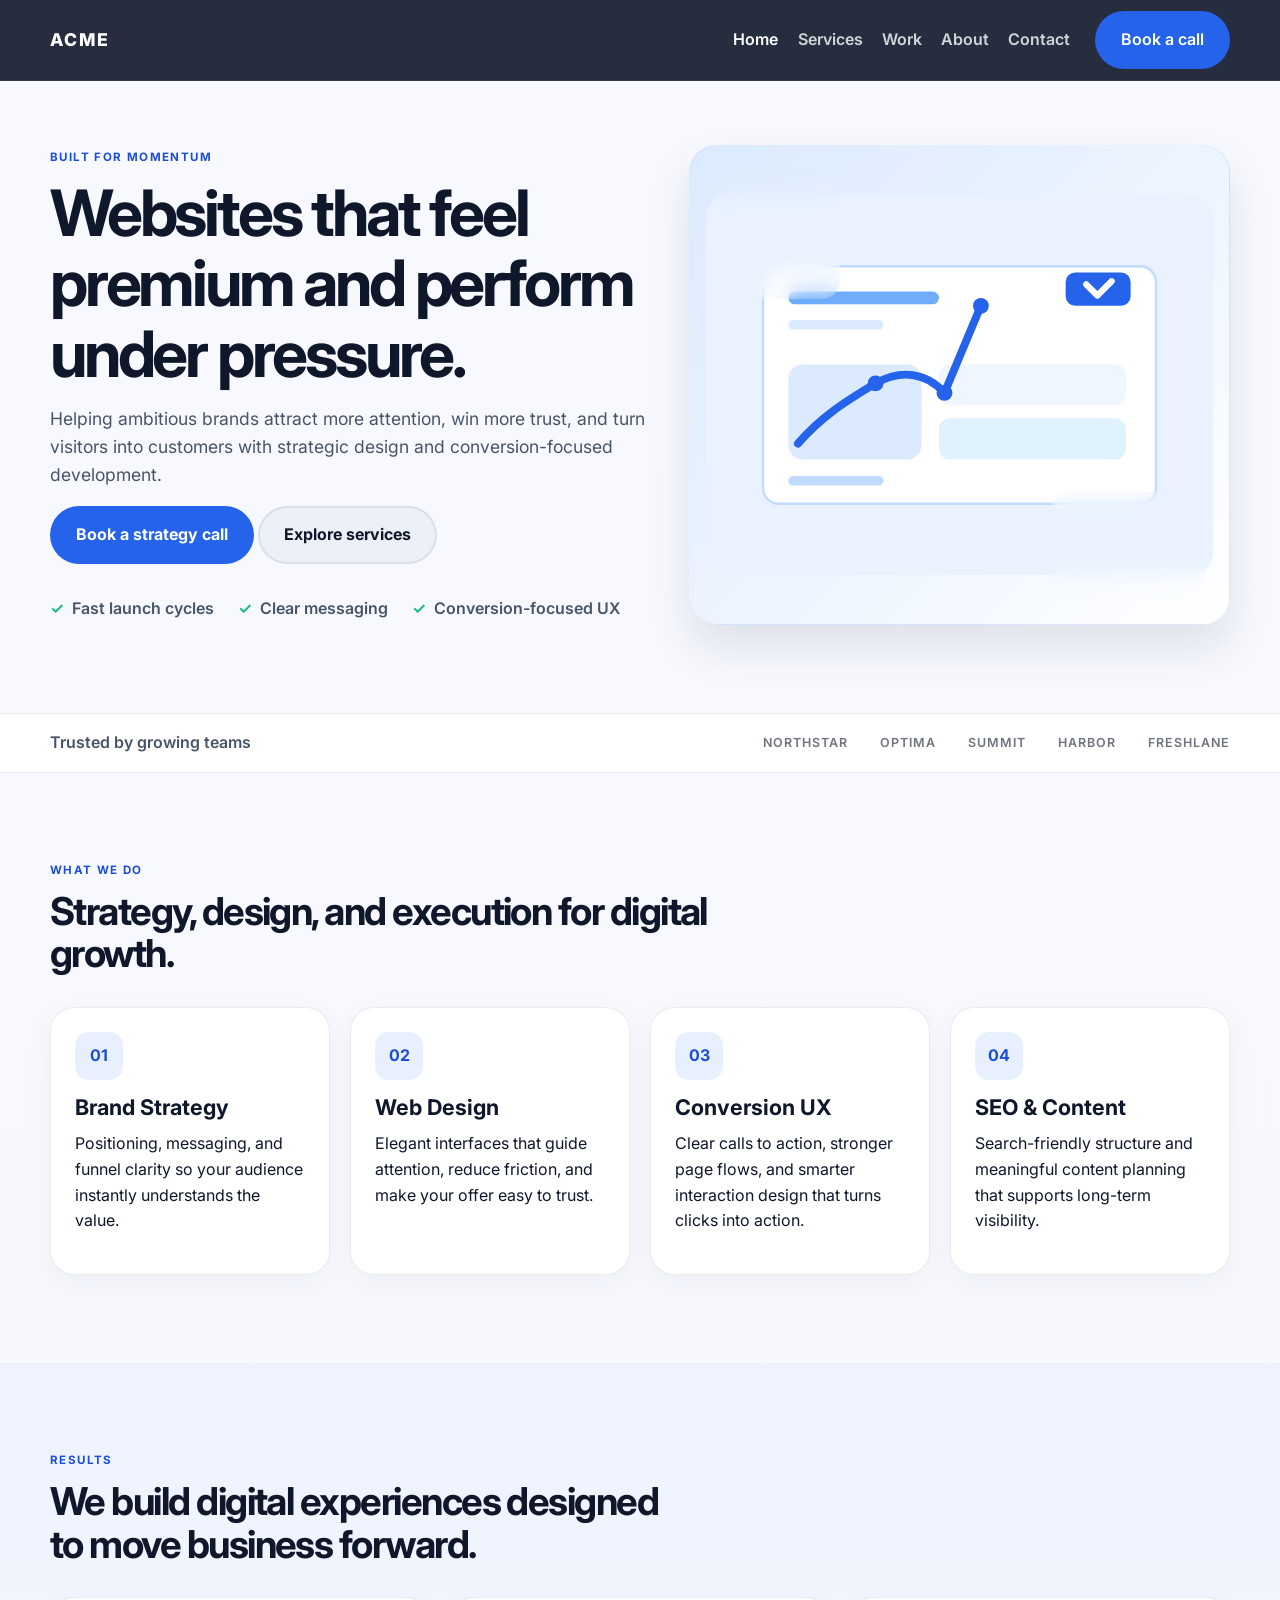
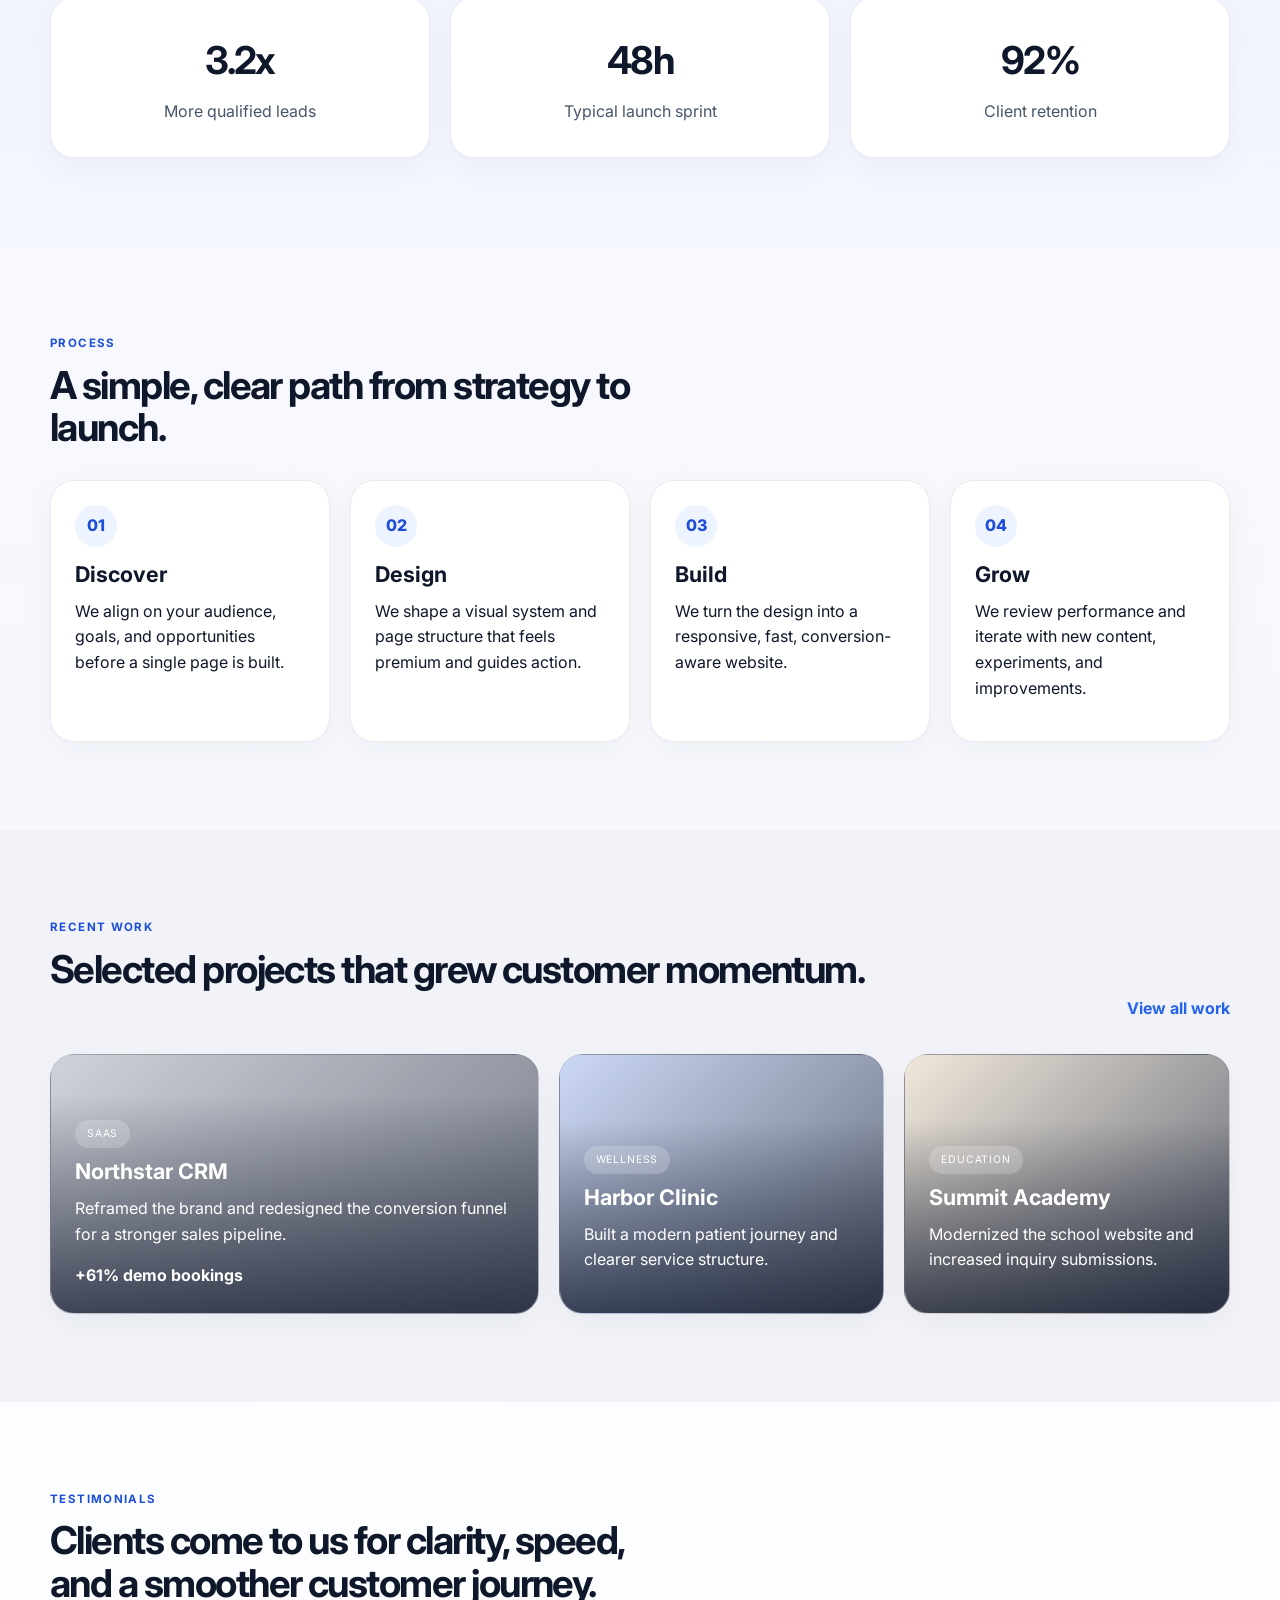
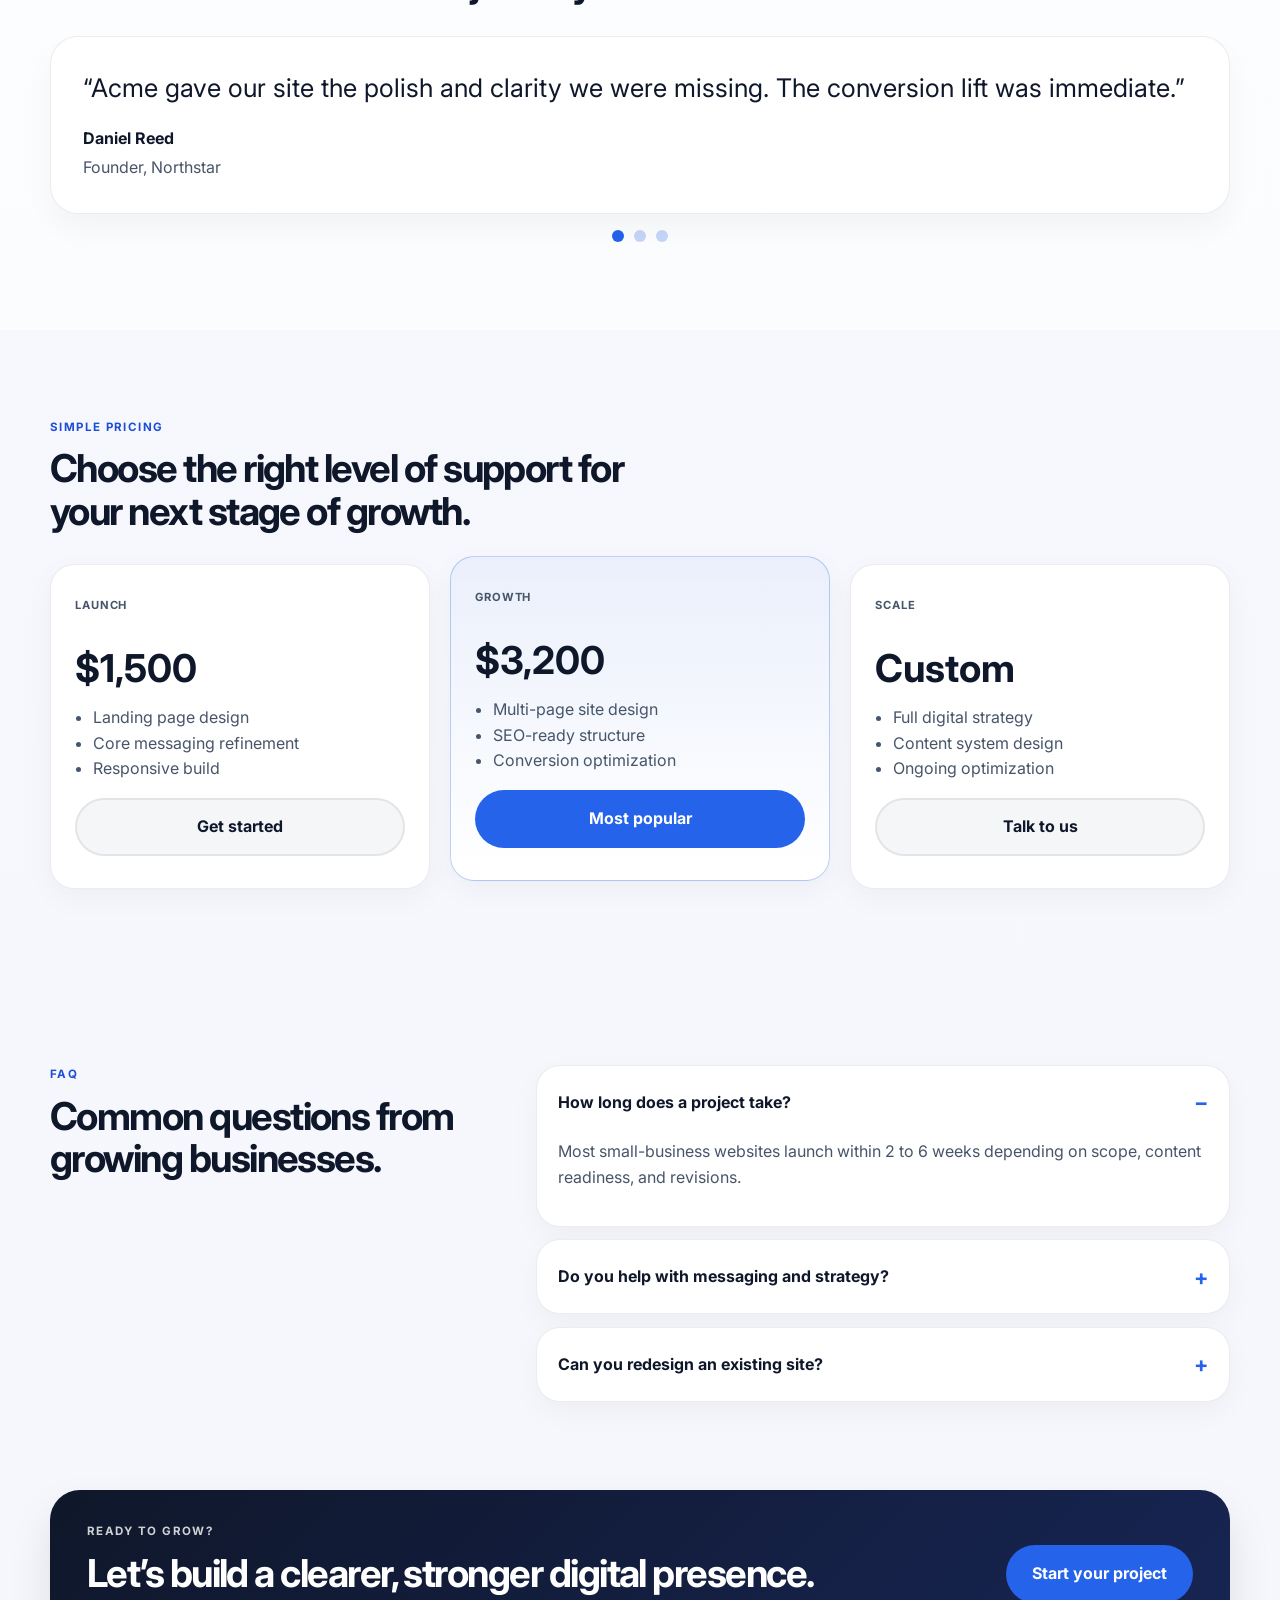
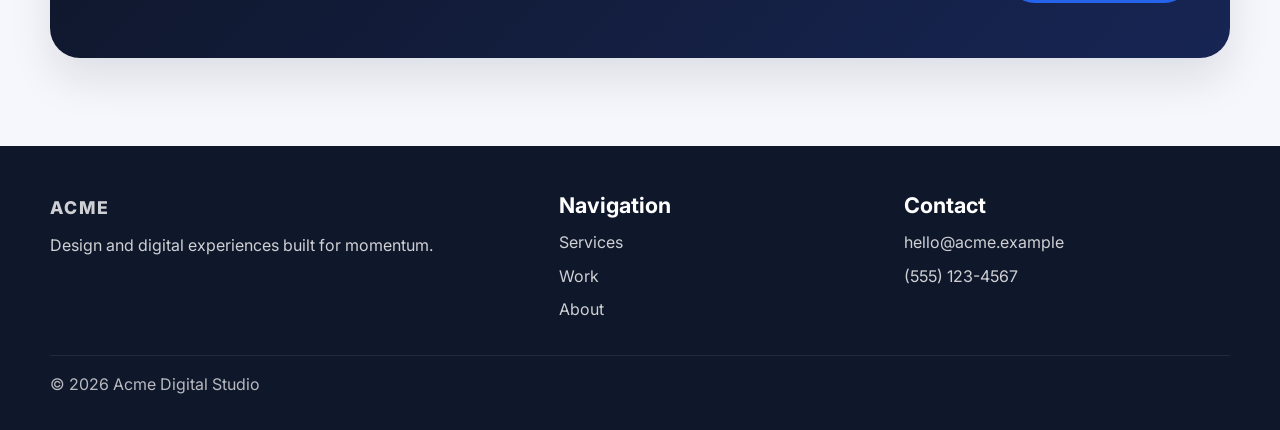
<file: safex week 2/after/index.html>
<!doctype html>
<html lang="en">
  <head>
    <meta charset="UTF-8" />
    <meta name="viewport" content="width=device-width, initial-scale=1" />
    <meta
      name="description"
      content="Acme Digital Studio helps brands grow with strategy, design, and digital experiences that convert."
    />
    <title>Acme Digital Studio | Growth-ready digital experiences</title>
    <link rel="preconnect" href="https://fonts.googleapis.com" />
    <link rel="preconnect" href="https://fonts.gstatic.com" crossorigin />
    <link
      href="https://fonts.googleapis.com/css2?family=Inter:wght@400;500;600;700;800;900&display=swap"
      rel="stylesheet"
    />
    <link rel="stylesheet" href="styles.css" />
    <script src="script.js" defer></script>
  </head>
  <body>
    <a class="skip-link" href="#main-content">Skip to content</a>

    <header class="site-header">
      <div class="container nav-wrap">
        <a href="index.html" class="brand" aria-label="Acme Digital Studio home"
          >Acme</a
        >

        <button
          class="menu-toggle"
          type="button"
          aria-expanded="false"
          aria-controls="main-nav"
          aria-label="Open navigation menu"
        >
          <span></span>
          <span></span>
          <span></span>
        </button>

        <nav id="main-nav" class="nav-links" aria-label="Main navigation">
          <a href="index.html" class="active">Home</a>
          <a href="services.html">Services</a>
          <a href="work.html">Work</a>
          <a href="about.html">About</a>
          <a href="contact.html">Contact</a>
          <a href="contact.html" class="button primary nav-cta">Book a call</a>
        </nav>
      </div>
    </header>

    <main id="main-content">
      <section class="hero section-space">
        <div class="container hero-grid">
          <div class="hero-copy">
            <p class="eyebrow">Built for momentum</p>
            <h1>Websites that feel premium and perform under pressure.</h1>
            <p class="lead">
              Helping ambitious brands attract more attention, win more trust,
              and turn visitors into customers with strategic design and
              conversion-focused development.
            </p>
            <div class="actions">
              <a href="contact.html" class="button primary"
                >Book a strategy call</a
              >
              <a href="services.html" class="button secondary"
                >Explore services</a
              >
            </div>
            <ul class="proof-list" aria-label="Key business proof points">
              <li>Fast launch cycles</li>
              <li>Clear messaging</li>
              <li>Conversion-focused UX</li>
            </ul>
          </div>

          <div class="hero-visual" aria-label="Dashboard illustration panel">
            <div class="floating-card card-a">
              <span class="mini-label">Leads</span>
              <strong>+146%</strong>
              <small>in 90 days</small>
            </div>
            <div class="floating-card card-b">
              <span class="mini-label">Traffic</span>
              <div class="sparkline" aria-hidden="true">
                <span></span><span></span><span></span><span></span><span></span
                ><span></span>
              </div>
            </div>
            <img
              src="assets/hero.svg"
              alt="Illustration of a digital marketing dashboard with graph cards"
              width="640"
              height="480"
            />
          </div>
        </div>
      </section>

      <section class="trust-band">
        <div class="container trust-grid">
          <span>Trusted by growing teams</span>
          <div class="brand-row" aria-label="Client logos">
            <span>Northstar</span>
            <span>Optima</span>
            <span>Summit</span>
            <span>Harbor</span>
            <span>Freshlane</span>
          </div>
        </div>
      </section>

      <section class="section-space">
        <div class="container">
          <div class="section-header">
            <p class="eyebrow">What we do</p>
            <h2>Strategy, design, and execution for digital growth.</h2>
          </div>

          <div class="services-grid">
            <article class="feature-card">
              <div class="icon-wrap">01</div>
              <h3>Brand Strategy</h3>
              <p>
                Positioning, messaging, and funnel clarity so your audience
                instantly understands the value.
              </p>
            </article>
            <article class="feature-card">
              <div class="icon-wrap">02</div>
              <h3>Web Design</h3>
              <p>
                Elegant interfaces that guide attention, reduce friction, and
                make your offer easy to trust.
              </p>
            </article>
            <article class="feature-card">
              <div class="icon-wrap">03</div>
              <h3>Conversion UX</h3>
              <p>
                Clear calls to action, stronger page flows, and smarter
                interaction design that turns clicks into action.
              </p>
            </article>
            <article class="feature-card">
              <div class="icon-wrap">04</div>
              <h3>SEO & Content</h3>
              <p>
                Search-friendly structure and meaningful content planning that
                supports long-term visibility.
              </p>
            </article>
          </div>
        </div>
      </section>

      <section class="section-space results-bg">
        <div class="container">
          <div class="section-header narrow">
            <p class="eyebrow">Results</p>
            <h2>
              We build digital experiences designed to move business forward.
            </h2>
          </div>

          <div class="stats-grid" aria-label="Business results">
            <div class="stat-box">
              <strong>3.2x</strong>
              <span>More qualified leads</span>
            </div>
            <div class="stat-box">
              <strong>48h</strong>
              <span>Typical launch sprint</span>
            </div>
            <div class="stat-box">
              <strong>92%</strong>
              <span>Client retention</span>
            </div>
          </div>
        </div>
      </section>

      <section class="section-space">
        <div class="container">
          <div class="section-header">
            <p class="eyebrow">Process</p>
            <h2>A simple, clear path from strategy to launch.</h2>
          </div>

          <div class="process-grid">
            <article>
              <span>01</span>
              <h3>Discover</h3>
              <p>
                We align on your audience, goals, and opportunities before a
                single page is built.
              </p>
            </article>
            <article>
              <span>02</span>
              <h3>Design</h3>
              <p>
                We shape a visual system and page structure that feels premium
                and guides action.
              </p>
            </article>
            <article>
              <span>03</span>
              <h3>Build</h3>
              <p>
                We turn the design into a responsive, fast, conversion-aware
                website.
              </p>
            </article>
            <article>
              <span>04</span>
              <h3>Grow</h3>
              <p>
                We review performance and iterate with new content, experiments,
                and improvements.
              </p>
            </article>
          </div>
        </div>
      </section>

      <section class="section-space work-showcase">
        <div class="container">
          <div class="section-header split-header">
            <div>
              <p class="eyebrow">Recent work</p>
              <h2>Selected projects that grew customer momentum.</h2>
            </div>
            <a href="work.html" class="text-link">View all work</a>
          </div>

          <div class="work-grid">
            <article class="work-card large">
              <div class="work-content">
                <p class="tag">SaaS</p>
                <h3>Northstar CRM</h3>
                <p>
                  Reframed the brand and redesigned the conversion funnel for a
                  stronger sales pipeline.
                </p>
                <strong>+61% demo bookings</strong>
              </div>
            </article>
            <article class="work-card medium">
              <div class="work-content">
                <p class="tag">Wellness</p>
                <h3>Harbor Clinic</h3>
                <p>
                  Built a modern patient journey and clearer service structure.
                </p>
              </div>
            </article>
            <article class="work-card medium alt">
              <div class="work-content">
                <p class="tag">Education</p>
                <h3>Summit Academy</h3>
                <p>
                  Modernized the school website and increased inquiry
                  submissions.
                </p>
              </div>
            </article>
          </div>
        </div>
      </section>

      <section class="section-space testimonials">
        <div class="container">
          <div class="section-header narrow">
            <p class="eyebrow">Testimonials</p>
            <h2>
              Clients come to us for clarity, speed, and a smoother customer
              journey.
            </h2>
          </div>

          <div class="testimonial-slider" aria-live="polite">
            <article class="testimonial-slide active">
              <blockquote>
                “Acme gave our site the polish and clarity we were missing. The
                conversion lift was immediate.”
              </blockquote>
              <div class="person">
                <strong>Daniel Reed</strong>
                <span>Founder, Northstar</span>
              </div>
            </article>
            <article class="testimonial-slide">
              <blockquote>
                “They made the whole experience easier to understand and faster
                to navigate. It felt like a real business upgrade.”
              </blockquote>
              <div class="person">
                <strong>Leah Morgan</strong>
                <span>Marketing Director, Harbor</span>
              </div>
            </article>
            <article class="testimonial-slide">
              <blockquote>
                “Their design approach was strategic, not just aesthetic. We
                launched faster and had a clearer message.”
              </blockquote>
              <div class="person">
                <strong>Marcus Hill</strong>
                <span>CEO, Summit Academy</span>
              </div>
            </article>
          </div>

          <div class="slider-dots" aria-label="Testimonial navigation">
            <button
              class="dot active"
              type="button"
              aria-label="Show first review"
            ></button>
            <button
              class="dot"
              type="button"
              aria-label="Show second review"
            ></button>
            <button
              class="dot"
              type="button"
              aria-label="Show third review"
            ></button>
          </div>
        </div>
      </section>

      <section class="section-space pricing-section">
        <div class="container">
          <div class="section-header narrow">
            <p class="eyebrow">Simple pricing</p>
            <h2>
              Choose the right level of support for your next stage of growth.
            </h2>
          </div>

          <div class="pricing-grid">
            <article class="price-card">
              <p class="plan">Launch</p>
              <h3>$1,500</h3>
              <ul>
                <li>Landing page design</li>
                <li>Core messaging refinement</li>
                <li>Responsive build</li>
              </ul>
              <a href="contact.html" class="button secondary">Get started</a>
            </article>
            <article class="price-card featured">
              <p class="plan">Growth</p>
              <h3>$3,200</h3>
              <ul>
                <li>Multi-page site design</li>
                <li>SEO-ready structure</li>
                <li>Conversion optimization</li>
              </ul>
              <a href="contact.html" class="button primary">Most popular</a>
            </article>
            <article class="price-card">
              <p class="plan">Scale</p>
              <h3>Custom</h3>
              <ul>
                <li>Full digital strategy</li>
                <li>Content system design</li>
                <li>Ongoing optimization</li>
              </ul>
              <a href="contact.html" class="button secondary">Talk to us</a>
            </article>
          </div>
        </div>
      </section>

      <section class="section-space faq-section">
        <div class="container faq-wrap">
          <div class="section-header narrow">
            <p class="eyebrow">FAQ</p>
            <h2>Common questions from growing businesses.</h2>
          </div>

          <div class="faq-list">
            <article class="faq-item open">
              <button type="button" class="faq-question" aria-expanded="true">
                How long does a project take?
              </button>
              <div class="faq-answer">
                <p>
                  Most small-business websites launch within 2 to 6 weeks
                  depending on scope, content readiness, and revisions.
                </p>
              </div>
            </article>
            <article class="faq-item">
              <button type="button" class="faq-question" aria-expanded="false">
                Do you help with messaging and strategy?
              </button>
              <div class="faq-answer">
                <p>
                  Yes. We can help refine positioning, service clarity, and
                  calls to action so the site performs as well as it looks.
                </p>
              </div>
            </article>
            <article class="faq-item">
              <button type="button" class="faq-question" aria-expanded="false">
                Can you redesign an existing site?
              </button>
              <div class="faq-answer">
                <p>
                  Absolutely. We can refresh an outdated site, improve
                  conversion flow, and align the design with your current growth
                  goals.
                </p>
              </div>
            </article>
          </div>
        </div>
      </section>

      <section class="cta-banner section-space">
        <div class="container cta-box">
          <div>
            <p class="eyebrow light">Ready to grow?</p>
            <h2>Let’s build a clearer, stronger digital presence.</h2>
          </div>
          <a href="contact.html" class="button primary light-button"
            >Start your project</a
          >
        </div>
      </section>
    </main>

    <footer class="site-footer">
      <div class="container footer-grid">
        <div>
          <a href="index.html" class="brand footer-brand">Acme</a>
          <p>Design and digital experiences built for momentum.</p>
        </div>
        <div>
          <h3>Navigation</h3>
          <ul>
            <li><a href="services.html">Services</a></li>
            <li><a href="work.html">Work</a></li>
            <li><a href="about.html">About</a></li>
          </ul>
        </div>
        <div>
          <h3>Contact</h3>
          <ul>
            <li><a href="mailto:hello@acme.example">hello@acme.example</a></li>
            <li><a href="tel:+15551234567">(555) 123-4567</a></li>
          </ul>
        </div>
      </div>
      <div class="container footer-bottom">
        <p>© <span id="year"></span> Acme Digital Studio</p>
      </div>
    </footer>
  </body>
</html>
</file>
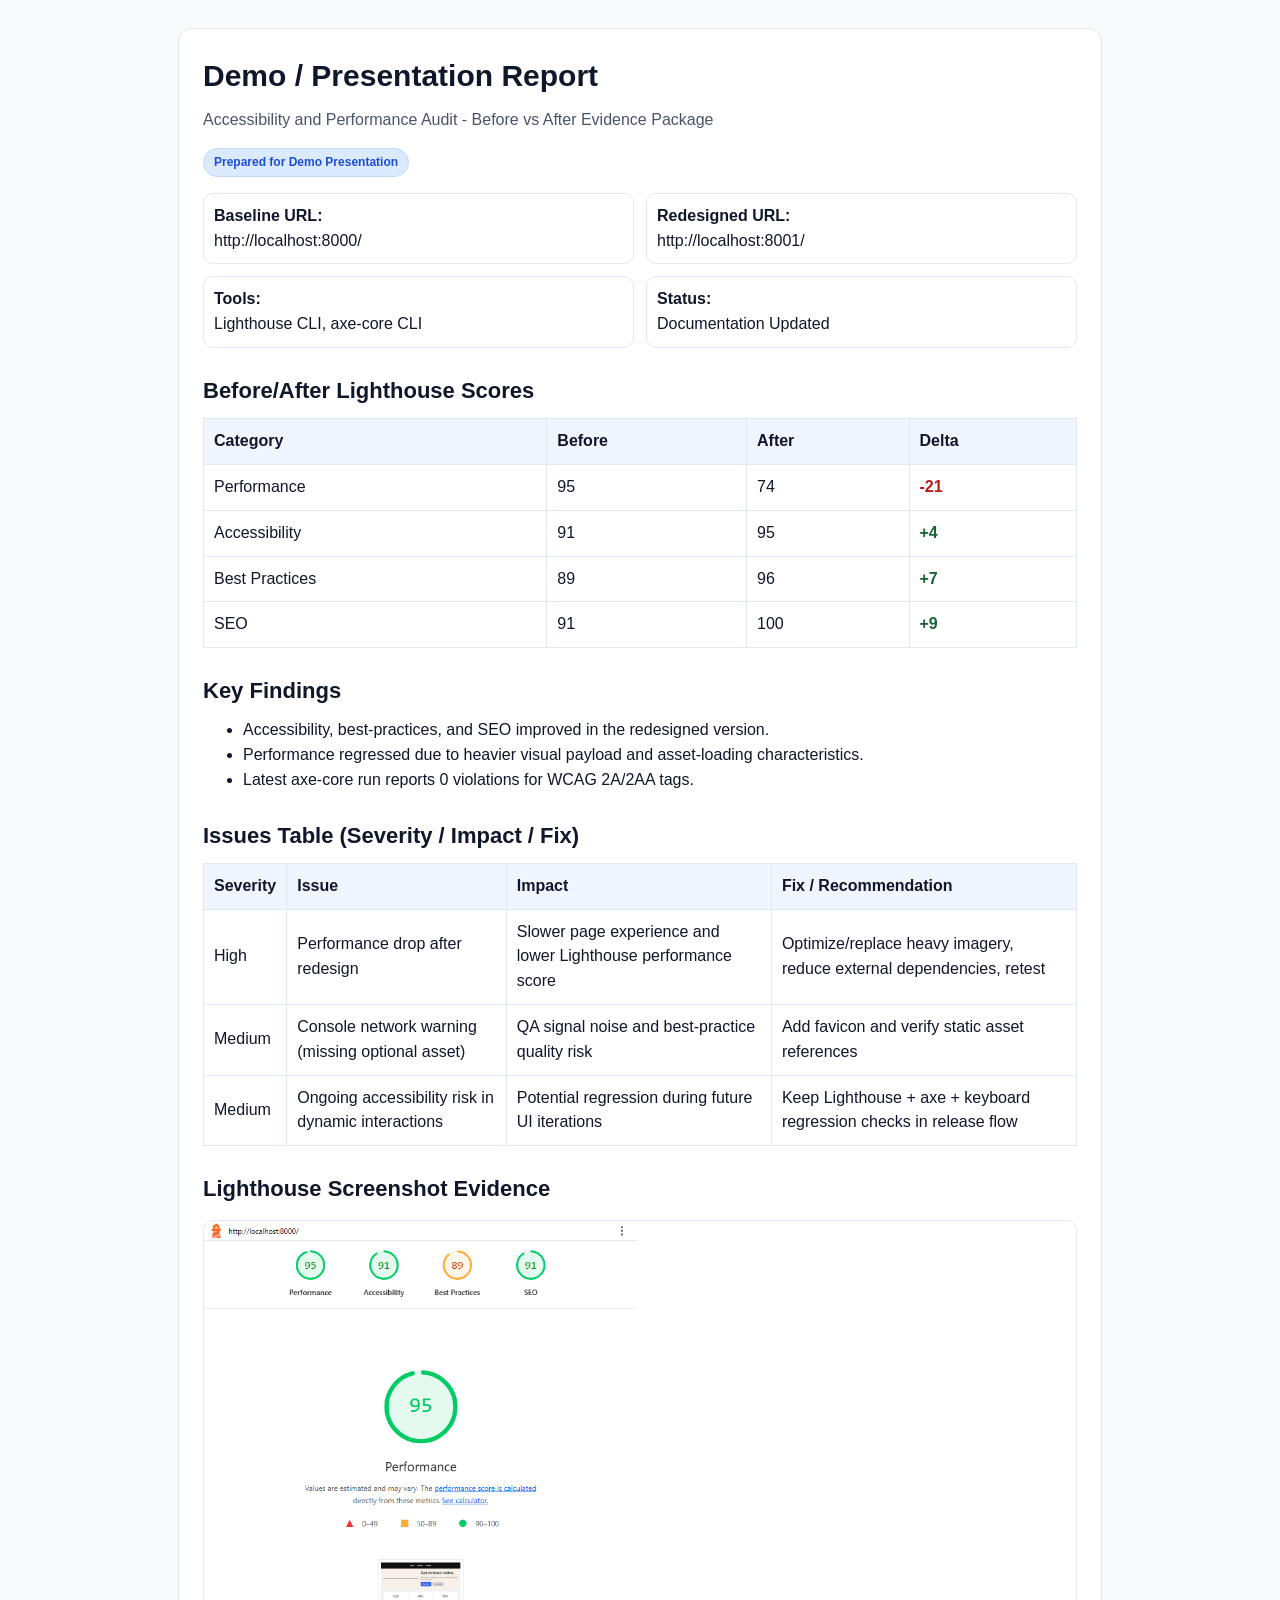
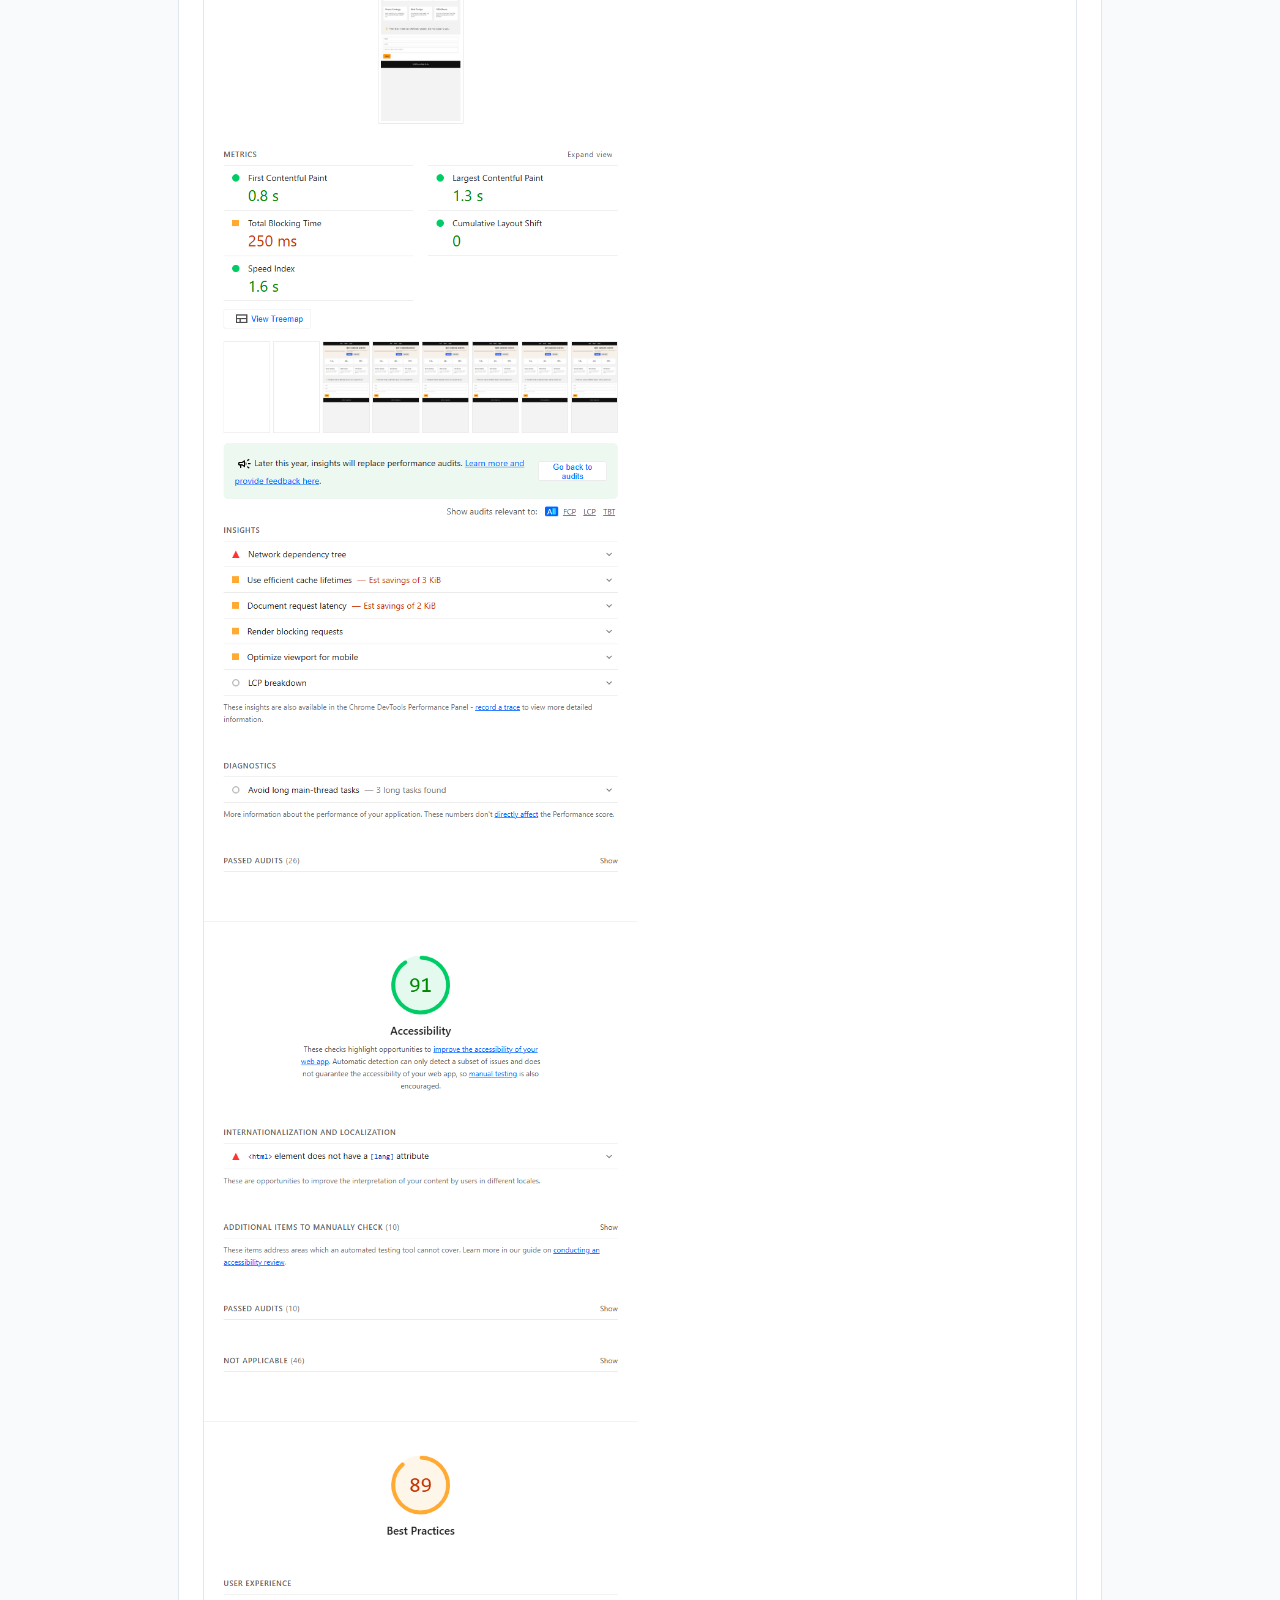
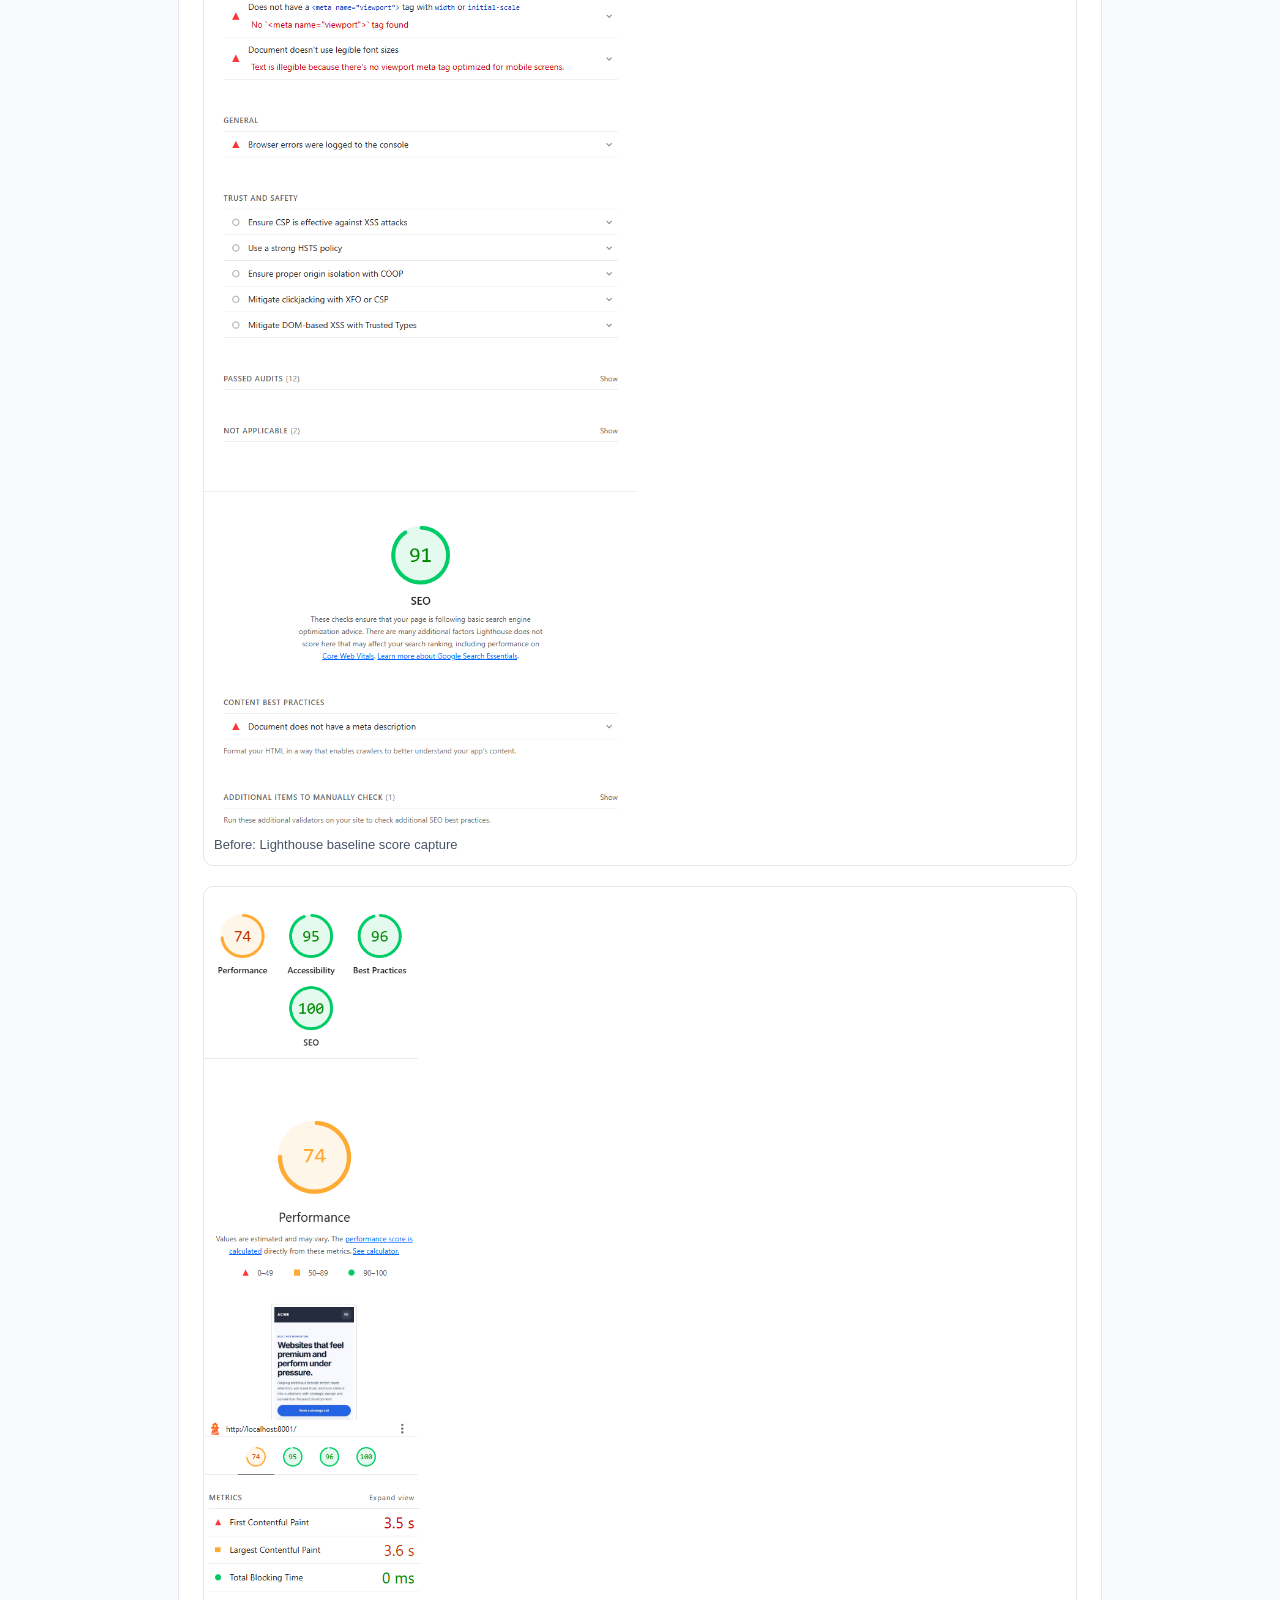
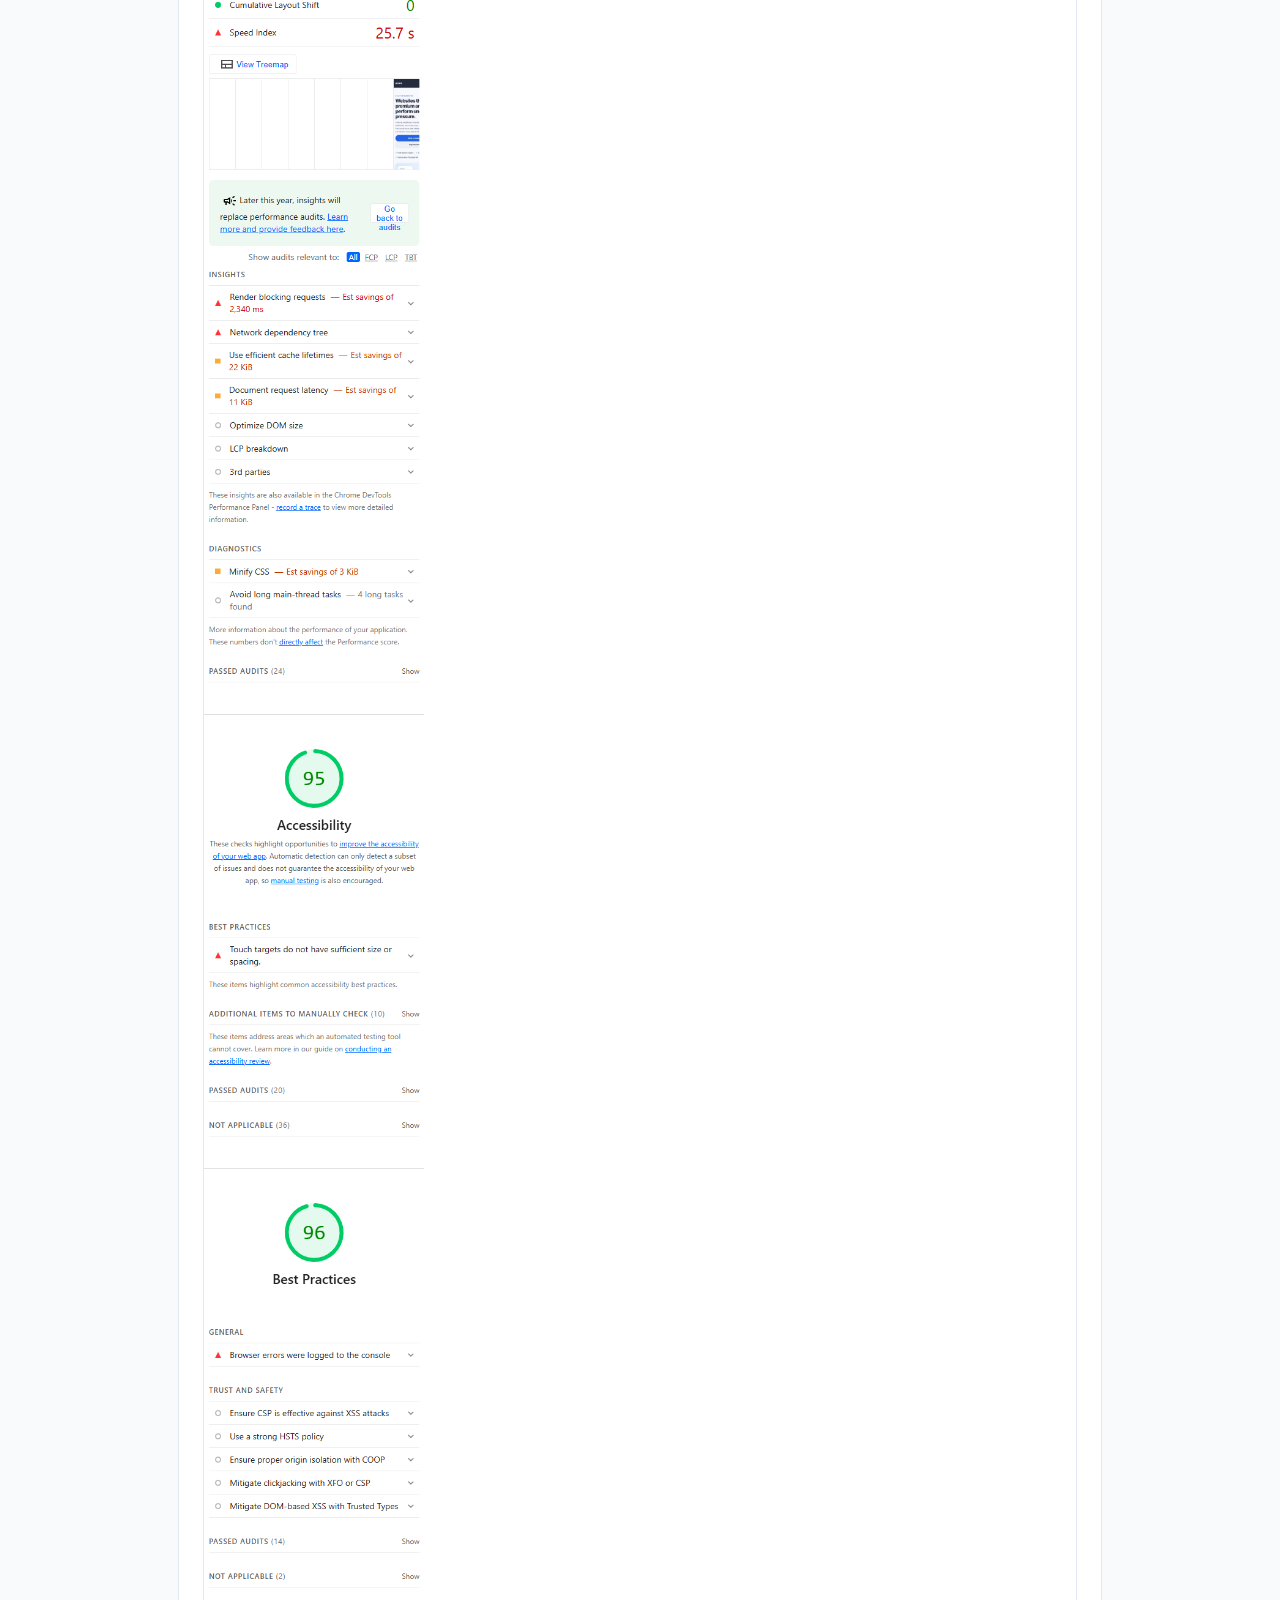
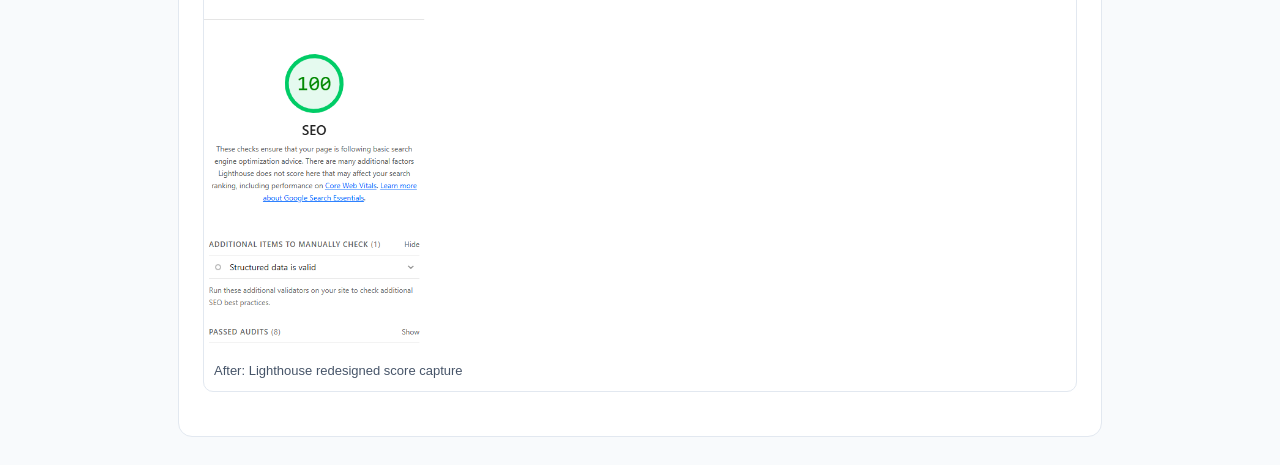
<file: safex week 2/demo-presentation-report.html>
<!doctype html>
<html lang="en">
  <head>
    <meta charset="UTF-8" />
    <meta name="viewport" content="width=device-width, initial-scale=1" />
    <title>
      Demo Presentation Report - Accessibility and Performance Audit
    </title>
    <style>
      :root {
        --bg: #f8fafc;
        --surface: #ffffff;
        --text: #0f172a;
        --muted: #475569;
        --border: #e2e8f0;
        --accent: #2563eb;
      }
      * {
        box-sizing: border-box;
      }
      body {
        margin: 0;
        font-family:
          Segoe UI,
          Arial,
          sans-serif;
        background: var(--bg);
        color: var(--text);
        line-height: 1.55;
      }
      .wrap {
        max-width: 980px;
        margin: 0 auto;
        padding: 28px;
      }
      .card {
        background: var(--surface);
        border: 1px solid var(--border);
        border-radius: 14px;
        padding: 24px;
      }
      h1 {
        margin: 0 0 8px;
        font-size: 30px;
      }
      h2 {
        margin: 26px 0 10px;
        font-size: 22px;
      }
      p.lead {
        color: var(--muted);
        margin-top: 0;
      }
      .meta {
        display: grid;
        grid-template-columns: repeat(2, minmax(0, 1fr));
        gap: 12px;
        margin: 16px 0;
      }
      .meta div {
        border: 1px solid var(--border);
        border-radius: 10px;
        padding: 10px;
      }
      table {
        width: 100%;
        border-collapse: collapse;
        margin: 10px 0 18px;
      }
      th,
      td {
        border: 1px solid var(--border);
        padding: 10px;
        text-align: left;
      }
      th {
        background: #eff6ff;
      }
      .delta-pos {
        color: #166534;
        font-weight: 700;
      }
      .delta-neg {
        color: #b91c1c;
        font-weight: 700;
      }
      ul {
        margin: 8px 0 16px;
      }
      .shot {
        margin: 14px 0 20px;
        border: 1px solid var(--border);
        border-radius: 10px;
        overflow: hidden;
        background: #fff;
      }
      .shot img {
        width: 100%;
        display: block;
      }
      .shot figcaption {
        font-size: 13px;
        color: var(--muted);
        padding: 10px;
      }
      .pill {
        display: inline-block;
        border: 1px solid #bfdbfe;
        background: #dbeafe;
        color: #1d4ed8;
        border-radius: 999px;
        padding: 4px 10px;
        font-size: 12px;
        font-weight: 700;
      }
      @media print {
        body {
          background: #fff;
        }
        .wrap {
          padding: 0;
        }
        .card {
          border: none;
        }
      }
    </style>
  </head>
  <body>
    <main class="wrap">
      <section class="card">
        <h1>Demo / Presentation Report</h1>
        <p class="lead">
          Accessibility and Performance Audit - Before vs After Evidence Package
        </p>
        <span class="pill">Prepared for Demo Presentation</span>

        <div class="meta">
          <div><strong>Baseline URL:</strong><br />http://localhost:8000/</div>
          <div>
            <strong>Redesigned URL:</strong><br />http://localhost:8001/
          </div>
          <div><strong>Tools:</strong><br />Lighthouse CLI, axe-core CLI</div>
          <div><strong>Status:</strong><br />Documentation Updated</div>
        </div>

        <h2>Before/After Lighthouse Scores</h2>
        <table>
          <thead>
            <tr>
              <th>Category</th>
              <th>Before</th>
              <th>After</th>
              <th>Delta</th>
            </tr>
          </thead>
          <tbody>
            <tr>
              <td>Performance</td>
              <td>95</td>
              <td>74</td>
              <td class="delta-neg">-21</td>
            </tr>
            <tr>
              <td>Accessibility</td>
              <td>91</td>
              <td>95</td>
              <td class="delta-pos">+4</td>
            </tr>
            <tr>
              <td>Best Practices</td>
              <td>89</td>
              <td>96</td>
              <td class="delta-pos">+7</td>
            </tr>
            <tr>
              <td>SEO</td>
              <td>91</td>
              <td>100</td>
              <td class="delta-pos">+9</td>
            </tr>
          </tbody>
        </table>

        <h2>Key Findings</h2>
        <ul>
          <li>
            Accessibility, best-practices, and SEO improved in the redesigned
            version.
          </li>
          <li>
            Performance regressed due to heavier visual payload and
            asset-loading characteristics.
          </li>
          <li>
            Latest axe-core run reports 0 violations for WCAG 2A/2AA tags.
          </li>
        </ul>

        <h2>Issues Table (Severity / Impact / Fix)</h2>
        <table>
          <thead>
            <tr>
              <th>Severity</th>
              <th>Issue</th>
              <th>Impact</th>
              <th>Fix / Recommendation</th>
            </tr>
          </thead>
          <tbody>
            <tr>
              <td>High</td>
              <td>Performance drop after redesign</td>
              <td>
                Slower page experience and lower Lighthouse performance score
              </td>
              <td>
                Optimize/replace heavy imagery, reduce external dependencies,
                retest
              </td>
            </tr>
            <tr>
              <td>Medium</td>
              <td>Console network warning (missing optional asset)</td>
              <td>QA signal noise and best-practice quality risk</td>
              <td>Add favicon and verify static asset references</td>
            </tr>
            <tr>
              <td>Medium</td>
              <td>Ongoing accessibility risk in dynamic interactions</td>
              <td>Potential regression during future UI iterations</td>
              <td>
                Keep Lighthouse + axe + keyboard regression checks in release
                flow
              </td>
            </tr>
          </tbody>
        </table>

        <h2>Lighthouse Screenshot Evidence</h2>
        <figure class="shot">
          <img
            src="./screenshots/lighthouse-before.png"
            alt="Lighthouse before scores"
          />
          <figcaption>Before: Lighthouse baseline score capture</figcaption>
        </figure>

        <figure class="shot">
          <img
            src="./screenshots/lighthouse-after.png"
            alt="Lighthouse after scores"
          />
          <figcaption>After: Lighthouse redesigned score capture</figcaption>
        </figure>
      </section>
    </main>
  </body>
</html>
</file>
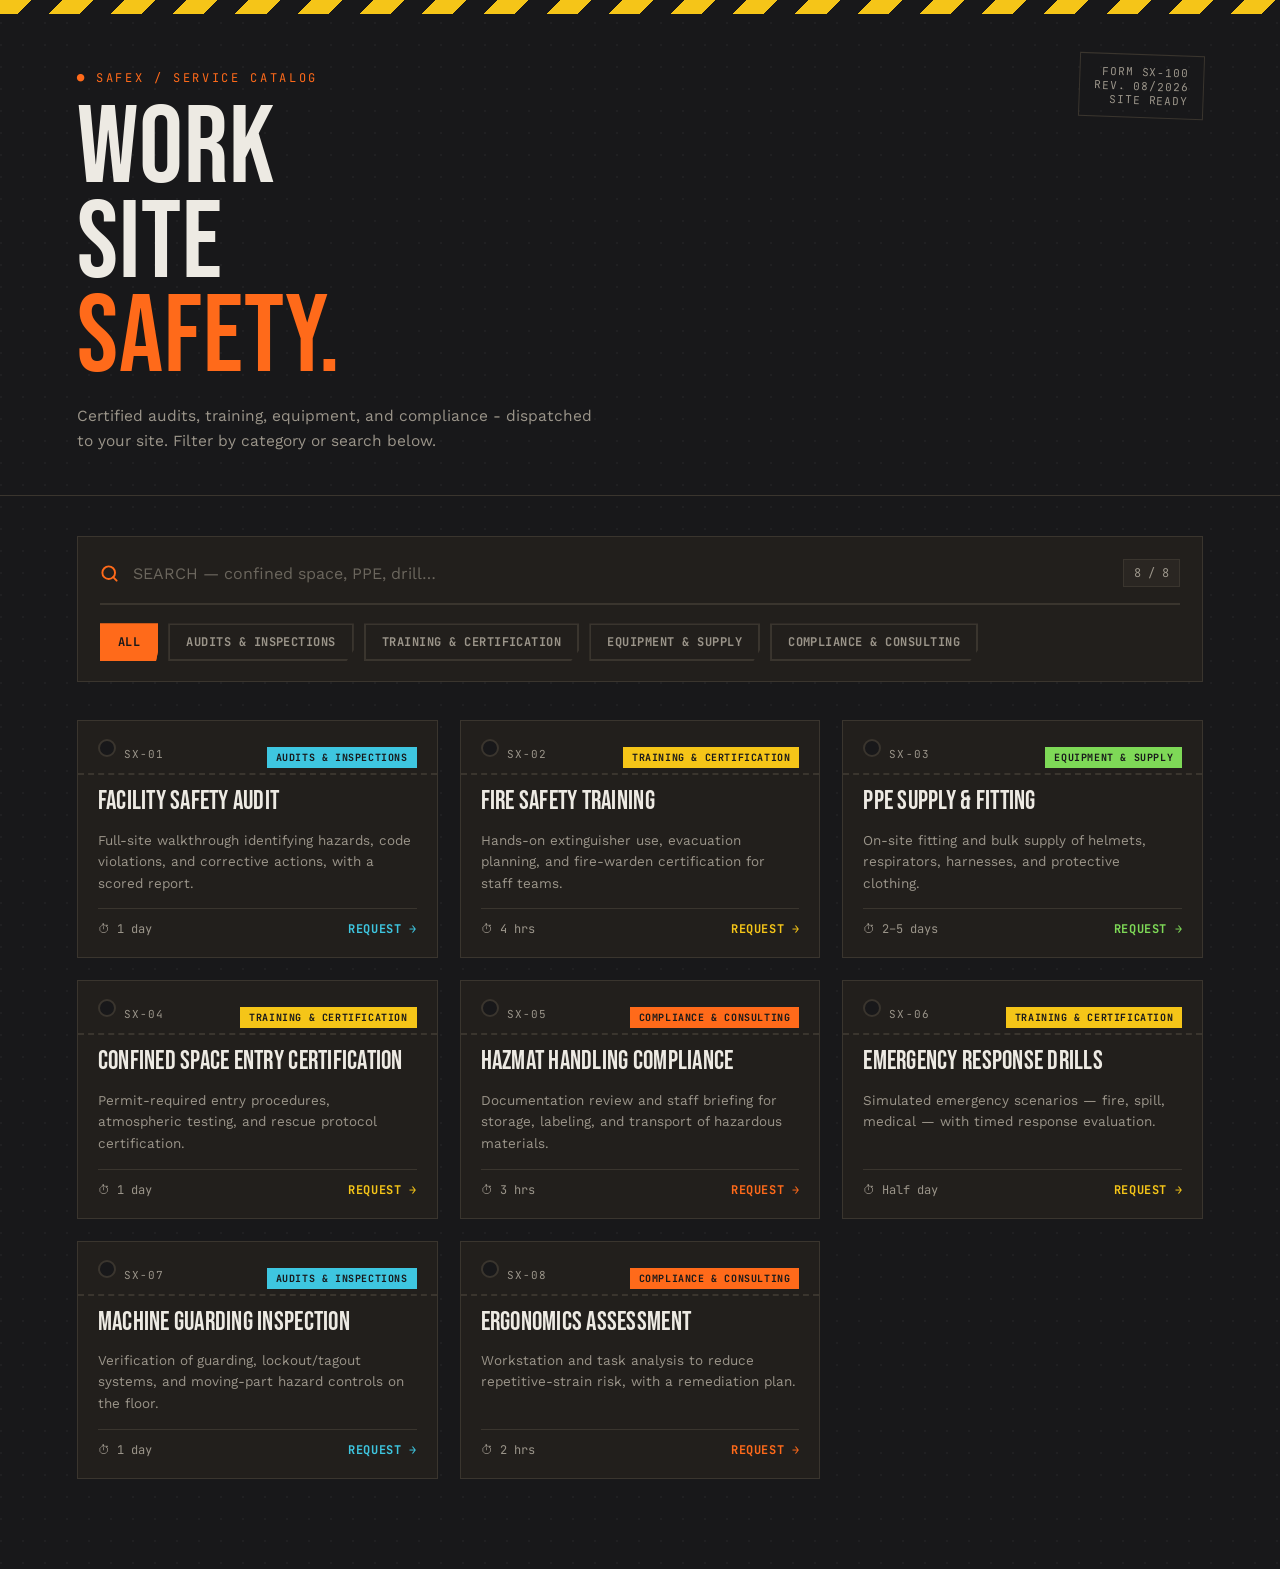
<file: week1 Service Catalog Page with Filter/safex-catalog.html>
<!doctype html>
<html lang="en">
  <head>
    <meta charset="UTF-8" />
    <meta name="viewport" content="width=device-width, initial-scale=1.0" />
    <title>SafeX — Service Catalog</title>
    <link rel="preconnect" href="https://fonts.googleapis.com" />
    <link
      href="https://fonts.googleapis.com/css2?family=Bebas+Neue&family=Work+Sans:wght@400;500;600;700&family=JetBrains+Mono:wght@500;700&display=swap"
      rel="stylesheet"
    />
    <style>
      :root {
        --asphalt: #18181a;
        --panel: #221f1c;
        --panel-2: #2a2622;
        --orange: #ff6a1a;
        --yellow: #f5c518;
        --concrete: #edeae3;
        --muted: #9b958a;
        --red: #e13a3a;
        --line: #3a352e;

        --cat-audit: #3ec6e0;
        --cat-training: #f5c518;
        --cat-equip: #7ed957;
        --cat-compliance: #ff6a1a;
      }

      * {
        box-sizing: border-box;
      }
      html,
      body {
        margin: 0;
        padding: 0;
      }
      body {
        background:
          radial-gradient(
              circle at 1px 1px,
              rgba(255, 255, 255, 0.035) 1px,
              transparent 0
            )
            0 0/22px 22px,
          var(--asphalt);
        color: var(--concrete);
        font-family: "Work Sans", sans-serif;
        min-height: 100vh;
      }

      .hazard-strip {
        height: 14px;
        width: 100%;
        background: repeating-linear-gradient(
          135deg,
          var(--yellow) 0 22px,
          var(--asphalt) 22px 44px
        );
      }

      header.top {
        padding: 56px 6vw 42px;
        border-bottom: 1px solid var(--line);
        position: relative;
        overflow: hidden;
      }
      .stamp {
        position: absolute;
        top: 40px;
        right: 6vw;
        font-family: "JetBrains Mono", monospace;
        font-size: 11px;
        color: var(--muted);
        border: 1px solid var(--line);
        padding: 10px 14px;
        letter-spacing: 0.08em;
        text-align: right;
        transform: rotate(2deg);
        display: none;
      }
      @media (min-width: 900px) {
        .stamp {
          display: block;
        }
      }
      .eyebrow {
        font-family: "JetBrains Mono", monospace;
        font-size: 12px;
        letter-spacing: 0.22em;
        text-transform: uppercase;
        color: var(--orange);
        margin: 0 0 16px;
      }
      .eyebrow::before {
        content: "● ";
      }
      h1 {
        font-family: "Bebas Neue", sans-serif;
        font-weight: 400;
        font-size: clamp(52px, 9vw, 110px);
        line-height: 0.86;
        letter-spacing: 0.01em;
        margin: 0 0 18px;
        color: var(--concrete);
        text-transform: uppercase;
      }
      h1 span {
        color: var(--orange);
      }
      .sub {
        font-size: 15.5px;
        color: var(--muted);
        max-width: 520px;
        line-height: 1.6;
        margin: 0;
      }

      main {
        padding: 40px 6vw 90px;
        max-width: 1320px;
        margin: 0 auto;
      }

      /* control deck */
      .controls {
        background: var(--panel);
        border: 1px solid var(--line);
        padding: 22px 22px 20px;
        margin-bottom: 38px;
      }
      .search-row {
        display: flex;
        align-items: center;
        gap: 12px;
        border-bottom: 2px solid var(--line);
        padding-bottom: 16px;
        margin-bottom: 18px;
      }
      .search-row svg {
        flex: none;
        color: var(--orange);
      }
      .search-row input {
        flex: 1;
        border: none;
        outline: none;
        background: transparent;
        font-family: "Work Sans", sans-serif;
        font-size: 16px;
        color: var(--concrete);
      }
      .search-row input::placeholder {
        color: #6b665d;
      }
      .result-count {
        font-family: "JetBrains Mono", monospace;
        font-size: 12px;
        color: var(--muted);
        white-space: nowrap;
        background: var(--panel-2);
        padding: 5px 10px;
        border: 1px solid var(--line);
      }

      .chip-row {
        display: flex;
        flex-wrap: wrap;
        gap: 10px;
      }
      .chip {
        font-family: "JetBrains Mono", monospace;
        font-weight: 700;
        font-size: 12px;
        letter-spacing: 0.04em;
        text-transform: uppercase;
        padding: 9px 16px;
        border: 2px solid var(--line);
        background: transparent;
        color: var(--muted);
        cursor: pointer;
        transition: all 0.12s ease;
        clip-path: polygon(0 0, 100% 0, 100% 70%, 96% 100%, 0 100%);
      }
      .chip:hover {
        border-color: var(--orange);
        color: var(--concrete);
      }
      .chip[aria-pressed="true"] {
        background: var(--chip-color, var(--orange));
        border-color: var(--chip-color, var(--orange));
        color: #18181a;
      }

      /* grid */
      .grid {
        display: grid;
        grid-template-columns: repeat(3, 1fr);
        gap: 22px;
      }
      @media (max-width: 1020px) {
        .grid {
          grid-template-columns: repeat(2, 1fr);
        }
      }
      @media (max-width: 640px) {
        .grid {
          grid-template-columns: 1fr;
        }
        .stamp {
          display: none;
        }
      }

      /* permit-tag card */
      .card {
        background: var(--panel);
        border: 1px solid var(--line);
        position: relative;
        padding: 24px 20px 20px;
        display: flex;
        flex-direction: column;
        gap: 14px;
        transition:
          transform 0.15s ease,
          border-color 0.15s ease;
      }
      .card::before {
        /* punch hole */
        content: "";
        position: absolute;
        top: 18px;
        left: 20px;
        width: 14px;
        height: 14px;
        border-radius: 50%;
        background: var(--asphalt);
        border: 2px solid var(--line);
      }
      .card::after {
        content: "";
        position: absolute;
        left: 0;
        right: 0;
        top: 52px;
        border-top: 2px dashed var(--line);
      }
      .card:hover {
        transform: translateY(-3px) rotate(-0.4deg);
        border-color: var(--cat-color, var(--orange));
      }

      .card-top {
        display: flex;
        justify-content: space-between;
        align-items: flex-start;
        padding-left: 26px;
        padding-top: 2px;
      }
      .code {
        font-family: "JetBrains Mono", monospace;
        font-size: 11px;
        color: var(--muted);
        letter-spacing: 0.1em;
      }
      .cat-tag {
        font-family: "JetBrains Mono", monospace;
        font-size: 10px;
        letter-spacing: 0.06em;
        text-transform: uppercase;
        font-weight: 700;
        color: var(--asphalt);
        background: var(--cat-color, var(--orange));
        padding: 4px 9px;
        white-space: nowrap;
      }

      .card h3 {
        font-family: "Bebas Neue", sans-serif;
        font-weight: 400;
        font-size: 26px;
        letter-spacing: 0.01em;
        margin: 6px 0 0;
        line-height: 1.05;
        color: var(--concrete);
        text-transform: uppercase;
      }
      .card p {
        font-size: 13.5px;
        color: var(--muted);
        line-height: 1.6;
        margin: 0;
        flex: 1;
      }

      .card-foot {
        display: flex;
        justify-content: space-between;
        align-items: center;
        padding-top: 12px;
        border-top: 1px solid var(--line);
        font-family: "JetBrains Mono", monospace;
        font-size: 12px;
      }
      .duration {
        color: var(--muted);
      }
      .duration::before {
        content: "⏱ ";
      }
      .req-btn {
        background: none;
        border: none;
        color: var(--cat-color, var(--orange));
        font-family: "JetBrains Mono", monospace;
        font-size: 12px;
        font-weight: 700;
        text-transform: uppercase;
        letter-spacing: 0.05em;
        cursor: pointer;
        display: flex;
        align-items: center;
        gap: 6px;
        padding: 0;
      }
      .req-btn:hover {
        color: var(--concrete);
      }

      .empty {
        grid-column: 1/-1;
        text-align: center;
        padding: 70px 20px;
        color: var(--muted);
        font-family: "JetBrains Mono", monospace;
        font-size: 13px;
        border: 2px dashed var(--line);
      }
      .empty strong {
        display: block;
        font-family: "Bebas Neue", sans-serif;
        font-size: 30px;
        letter-spacing: 0.02em;
        color: var(--concrete);
        margin-bottom: 8px;
        text-transform: uppercase;
      }

      ::selection {
        background: var(--orange);
        color: #18181a;
      }

      @media (prefers-reduced-motion: reduce) {
        .card {
          transition: none;
        }
      }
    </style>
  </head>
  <body>
    <div class="hazard-strip"></div>

    <header class="top">
      <div class="stamp">FORM SX-100<br />REV. 08/2026<br />SITE READY</div>
      <p class="eyebrow">SafeX / Service Catalog</p>
      <h1>Work<br />site<br /><span>safety.</span></h1>
      <p class="sub">
        Certified audits, training, equipment, and compliance - dispatched to
        your site. Filter by category or search below.
      </p>
    </header>

    <main>
      <div class="controls">
        <div class="search-row">
          <svg
            width="19"
            height="19"
            viewBox="0 0 24 24"
            fill="none"
            stroke="currentColor"
            stroke-width="2.4"
            stroke-linecap="round"
            stroke-linejoin="round"
          >
            <circle cx="11" cy="11" r="8"></circle>
            <line x1="21" y1="21" x2="16.65" y2="16.65"></line>
          </svg>
          <input
            type="text"
            id="searchInput"
            placeholder="SEARCH — confined space, PPE, drill…"
            aria-label="Search services"
          />
          <span class="result-count" id="resultCount"></span>
        </div>
        <div class="chip-row" id="chipRow"></div>
      </div>

      <div class="grid" id="grid"></div>
    </main>

    <script>
      const services = [
        {
          code: "SX-01",
          title: "Facility Safety Audit",
          category: "Audits & Inspections",
          desc: "Full-site walkthrough identifying hazards, code violations, and corrective actions, with a scored report.",
          duration: "1 day",
        },
        {
          code: "SX-02",
          title: "Fire Safety Training",
          category: "Training & Certification",
          desc: "Hands-on extinguisher use, evacuation planning, and fire-warden certification for staff teams.",
          duration: "4 hrs",
        },
        {
          code: "SX-03",
          title: "PPE Supply & Fitting",
          category: "Equipment & Supply",
          desc: "On-site fitting and bulk supply of helmets, respirators, harnesses, and protective clothing.",
          duration: "2–5 days",
        },
        {
          code: "SX-04",
          title: "Confined Space Entry Certification",
          category: "Training & Certification",
          desc: "Permit-required entry procedures, atmospheric testing, and rescue protocol certification.",
          duration: "1 day",
        },
        {
          code: "SX-05",
          title: "Hazmat Handling Compliance",
          category: "Compliance & Consulting",
          desc: "Documentation review and staff briefing for storage, labeling, and transport of hazardous materials.",
          duration: "3 hrs",
        },
        {
          code: "SX-06",
          title: "Emergency Response Drills",
          category: "Training & Certification",
          desc: "Simulated emergency scenarios — fire, spill, medical — with timed response evaluation.",
          duration: "Half day",
        },
        {
          code: "SX-07",
          title: "Machine Guarding Inspection",
          category: "Audits & Inspections",
          desc: "Verification of guarding, lockout/tagout systems, and moving-part hazard controls on the floor.",
          duration: "1 day",
        },
        {
          code: "SX-08",
          title: "Ergonomics Assessment",
          category: "Compliance & Consulting",
          desc: "Workstation and task analysis to reduce repetitive-strain risk, with a remediation plan.",
          duration: "2 hrs",
        },
      ];

      const catColor = {
        "Audits & Inspections": "var(--cat-audit)",
        "Training & Certification": "var(--cat-training)",
        "Equipment & Supply": "var(--cat-equip)",
        "Compliance & Consulting": "var(--cat-compliance)",
      };

      const categories = ["All", ...new Set(services.map((s) => s.category))];

      let activeCategory = "All";
      let searchTerm = "";

      const chipRow = document.getElementById("chipRow");
      const grid = document.getElementById("grid");
      const searchInput = document.getElementById("searchInput");
      const resultCount = document.getElementById("resultCount");

      function renderChips() {
        chipRow.innerHTML = categories
          .map((cat) => {
            const pressed = cat === activeCategory;
            const color = cat !== "All" ? catColor[cat] : "var(--orange)";
            return `<button class="chip" data-cat="${cat}" aria-pressed="${pressed}" style="--chip-color:${color}">${cat}</button>`;
          })
          .join("");

        chipRow.querySelectorAll(".chip").forEach((btn) => {
          btn.addEventListener("click", () => {
            activeCategory = btn.dataset.cat;
            renderChips();
            renderGrid();
          });
        });
      }

      function renderGrid() {
        const term = searchTerm.trim().toLowerCase();
        const filtered = services.filter((s) => {
          const matchesCat =
            activeCategory === "All" || s.category === activeCategory;
          const matchesSearch =
            !term ||
            s.title.toLowerCase().includes(term) ||
            s.desc.toLowerCase().includes(term) ||
            s.category.toLowerCase().includes(term);
          return matchesCat && matchesSearch;
        });

        resultCount.textContent = `${filtered.length} / ${services.length}`;

        if (filtered.length === 0) {
          grid.innerHTML = `<div class="empty"><strong>No matching services</strong>Try a different term or clear the category filter.</div>`;
          return;
        }

        grid.innerHTML = filtered
          .map(
            (s) => `
      <article class="card" style="--cat-color:${catColor[s.category]}">
        <div class="card-top">
          <span class="code">${s.code}</span>
          <span class="cat-tag" style="--cat-color:${catColor[s.category]}">${s.category}</span>
        </div>
        <h3>${s.title}</h3>
        <p>${s.desc}</p>
        <div class="card-foot">
          <span class="duration">${s.duration}</span>
          <button class="req-btn" type="button" style="--cat-color:${catColor[s.category]}">Request →</button>
        </div>
      </article>
    `,
          )
          .join("");
      }

      searchInput.addEventListener("input", (e) => {
        searchTerm = e.target.value;
        renderGrid();
      });

      renderChips();
      renderGrid();
    </script>
  </body>
</html>
</file>
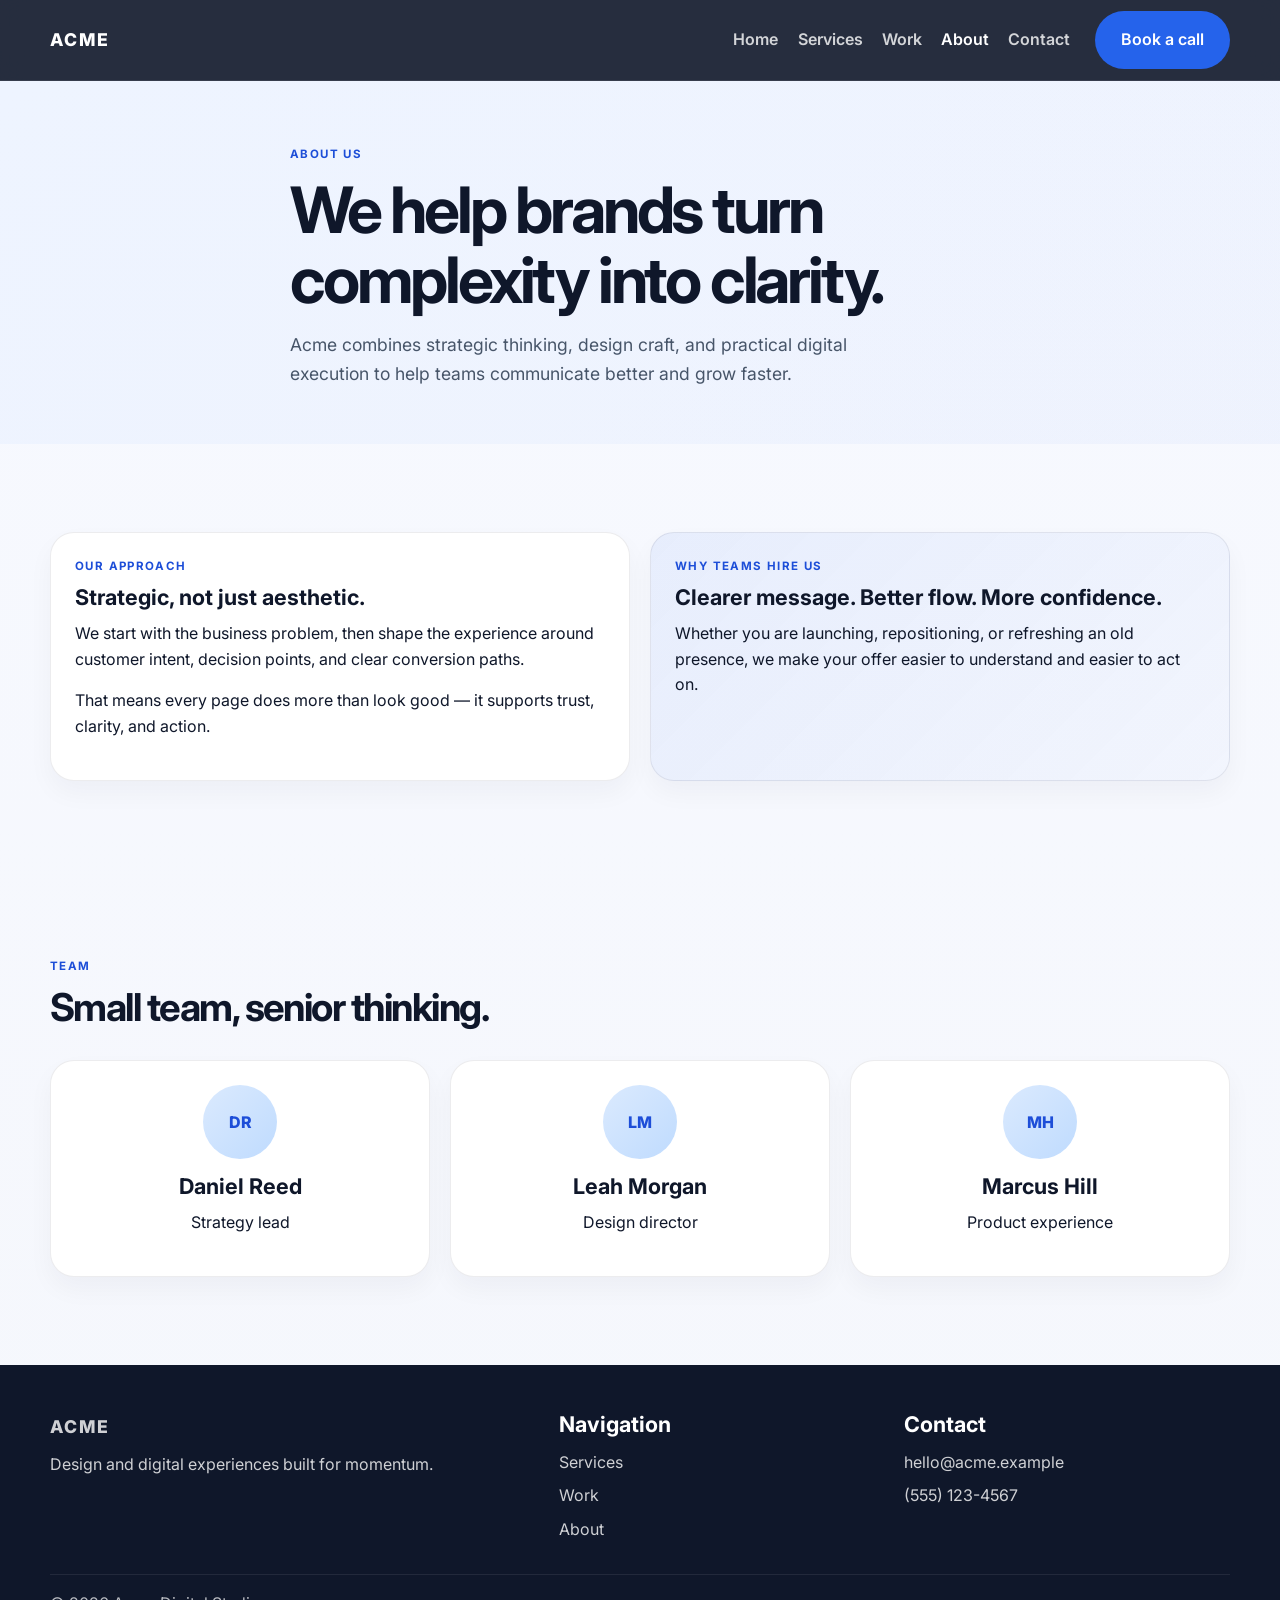
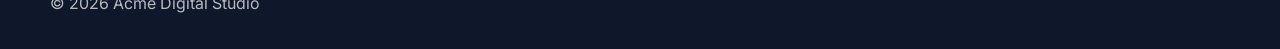
<file: safex week 2/after/about.html>
<!doctype html>
<html lang="en">
  <head>
    <meta charset="UTF-8" />
    <meta name="viewport" content="width=device-width, initial-scale=1" />
    <meta
      name="description"
      content="Learn more about Acme Digital Studio and the team behind strategy-first website design and digital growth support."
    />
    <title>About | Acme Digital Studio</title>
    <link rel="preconnect" href="https://fonts.googleapis.com" />
    <link rel="preconnect" href="https://fonts.gstatic.com" crossorigin />
    <link
      href="https://fonts.googleapis.com/css2?family=Inter:wght@400;500;600;700;800;900&display=swap"
      rel="stylesheet"
    />
    <link rel="stylesheet" href="styles.css" />
    <script src="script.js" defer></script>
  </head>
  <body>
    <a class="skip-link" href="#main-content">Skip to content</a>
    <header class="site-header">
      <div class="container nav-wrap">
        <a href="index.html" class="brand" aria-label="Acme home">Acme</a>
        <button
          class="menu-toggle"
          type="button"
          aria-expanded="false"
          aria-controls="main-nav"
          aria-label="Open navigation menu"
        >
          <span></span><span></span><span></span>
        </button>
        <nav id="main-nav" class="nav-links" aria-label="Main navigation">
          <a href="index.html">Home</a>
          <a href="services.html">Services</a>
          <a href="work.html">Work</a>
          <a href="about.html" class="active">About</a>
          <a href="contact.html">Contact</a>
          <a href="contact.html" class="button primary nav-cta">Book a call</a>
        </nav>
      </div>
    </header>

    <main id="main-content">
      <section class="page-banner">
        <div class="container page-banner-inner">
          <p class="eyebrow">About us</p>
          <h1>We help brands turn complexity into clarity.</h1>
          <p class="lead">
            Acme combines strategic thinking, design craft, and practical
            digital execution to help teams communicate better and grow faster.
          </p>
        </div>
      </section>

      <section class="section-space">
        <div class="container card-grid two">
          <article class="info-card">
            <p class="eyebrow">Our approach</p>
            <h3>Strategic, not just aesthetic.</h3>
            <p>
              We start with the business problem, then shape the experience
              around customer intent, decision points, and clear conversion
              paths.
            </p>
            <p>
              That means every page does more than look good — it supports
              trust, clarity, and action.
            </p>
          </article>
          <article class="info-card accent-box">
            <p class="eyebrow">Why teams hire us</p>
            <h3>Clearer message. Better flow. More confidence.</h3>
            <p>
              Whether you are launching, repositioning, or refreshing an old
              presence, we make your offer easier to understand and easier to
              act on.
            </p>
          </article>
        </div>
      </section>

      <section class="section-space">
        <div class="container">
          <div class="section-header narrow">
            <p class="eyebrow">Team</p>
            <h2>Small team, senior thinking.</h2>
          </div>
          <div class="card-grid three">
            <article class="team-card">
              <div class="avatar" aria-hidden="true">DR</div>
              <h3>Daniel Reed</h3>
              <p>Strategy lead</p>
            </article>
            <article class="team-card">
              <div class="avatar" aria-hidden="true">LM</div>
              <h3>Leah Morgan</h3>
              <p>Design director</p>
            </article>
            <article class="team-card">
              <div class="avatar" aria-hidden="true">MH</div>
              <h3>Marcus Hill</h3>
              <p>Product experience</p>
            </article>
          </div>
        </div>
      </section>
    </main>

    <footer class="site-footer">
      <div class="container footer-grid">
        <div>
          <a href="index.html" class="brand footer-brand">Acme</a>
          <p>Design and digital experiences built for momentum.</p>
        </div>
        <div>
          <h3>Navigation</h3>
          <ul>
            <li><a href="services.html">Services</a></li>
            <li><a href="work.html">Work</a></li>
            <li><a href="about.html">About</a></li>
          </ul>
        </div>
        <div>
          <h3>Contact</h3>
          <ul>
            <li><a href="mailto:hello@acme.example">hello@acme.example</a></li>
            <li><a href="tel:+15551234567">(555) 123-4567</a></li>
          </ul>
        </div>
      </div>
      <div class="container footer-bottom">
        <p>© <span id="year"></span> Acme Digital Studio</p>
      </div>
    </footer>
  </body>
</html>
</file>
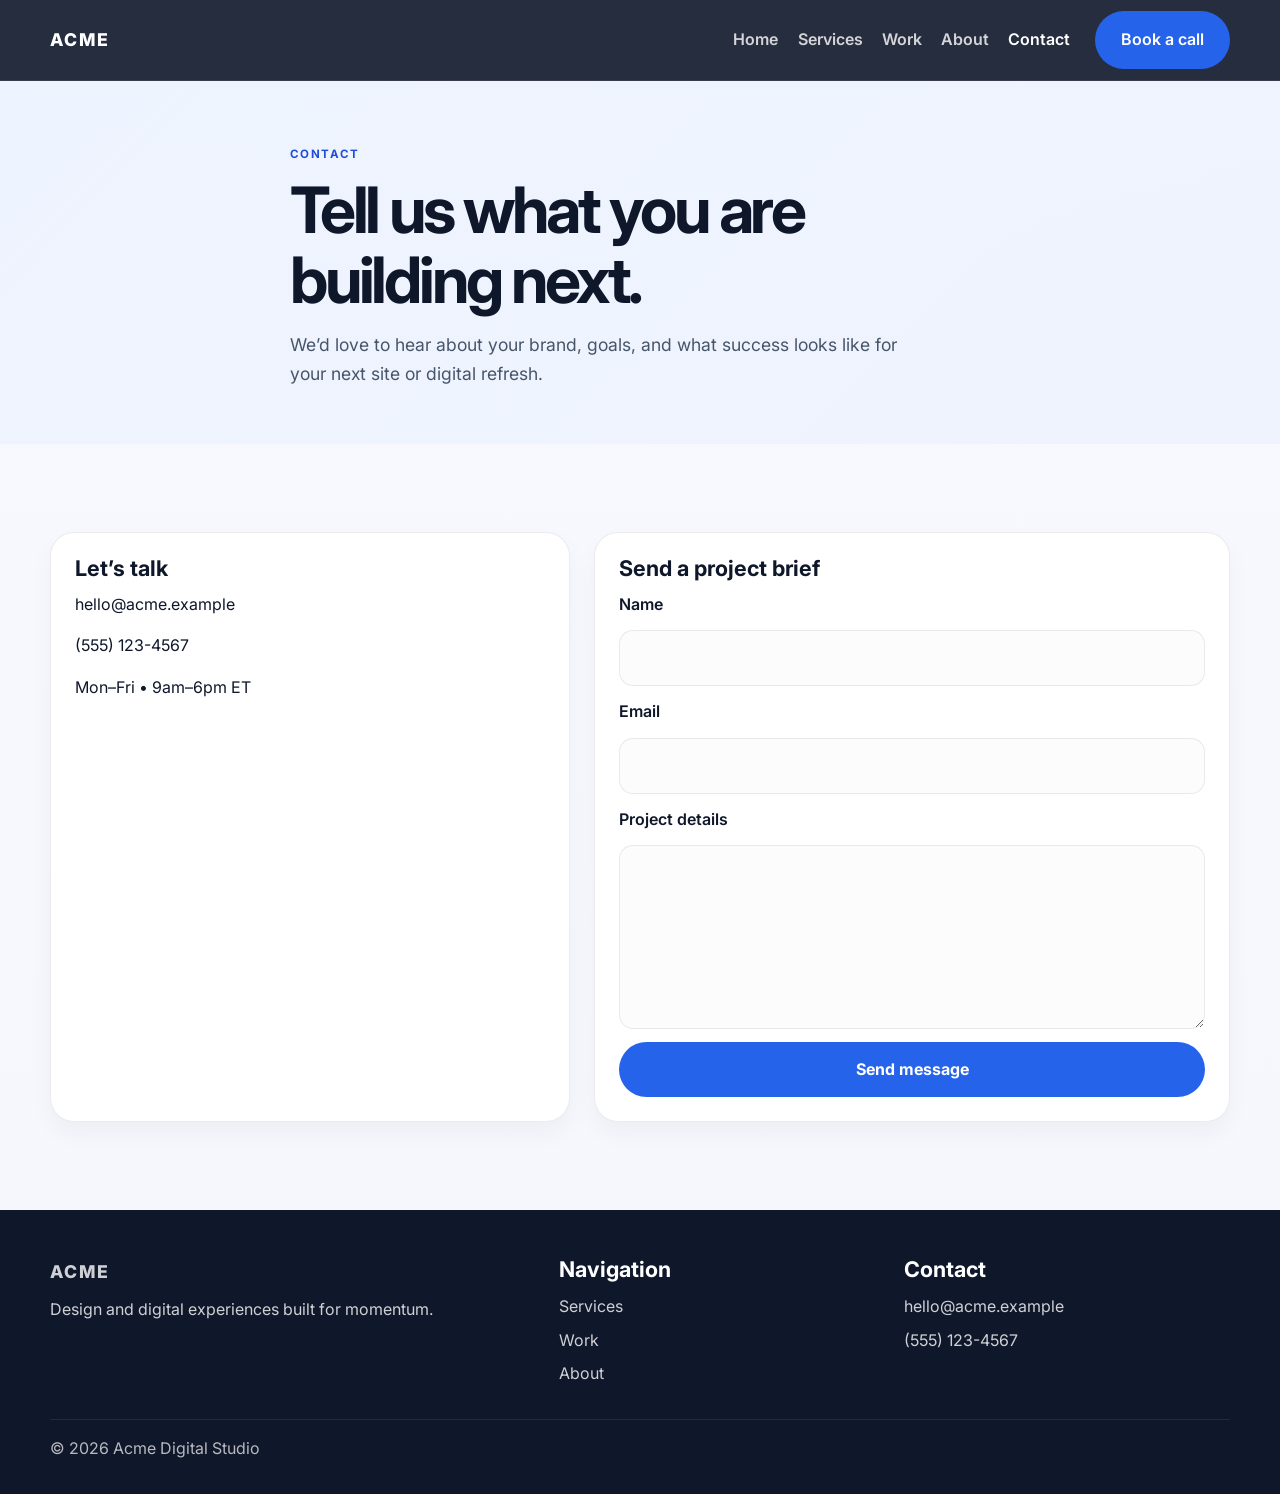
<file: safex week 2/after/contact.html>
<!doctype html>
<html lang="en">
  <head>
    <meta charset="UTF-8" />
    <meta name="viewport" content="width=device-width, initial-scale=1" />
    <meta
      name="description"
      content="Get in touch with Acme Digital Studio to start your next web design and growth project."
    />
    <title>Contact | Acme Digital Studio</title>
    <link rel="preconnect" href="https://fonts.googleapis.com" />
    <link rel="preconnect" href="https://fonts.gstatic.com" crossorigin />
    <link
      href="https://fonts.googleapis.com/css2?family=Inter:wght@400;500;600;700;800;900&display=swap"
      rel="stylesheet"
    />
    <link rel="stylesheet" href="styles.css" />
    <script src="script.js" defer></script>
  </head>
  <body>
    <a class="skip-link" href="#main-content">Skip to content</a>
    <header class="site-header">
      <div class="container nav-wrap">
        <a href="index.html" class="brand" aria-label="Acme home">Acme</a>
        <button
          class="menu-toggle"
          type="button"
          aria-expanded="false"
          aria-controls="main-nav"
          aria-label="Open navigation menu"
        >
          <span></span><span></span><span></span>
        </button>
        <nav id="main-nav" class="nav-links" aria-label="Main navigation">
          <a href="index.html">Home</a>
          <a href="services.html">Services</a>
          <a href="work.html">Work</a>
          <a href="about.html">About</a>
          <a href="contact.html" class="active">Contact</a>
          <a href="contact.html" class="button primary nav-cta">Book a call</a>
        </nav>
      </div>
    </header>

    <main id="main-content">
      <section class="page-banner">
        <div class="container page-banner-inner">
          <p class="eyebrow">Contact</p>
          <h1>Tell us what you are building next.</h1>
          <p class="lead">
            We’d love to hear about your brand, goals, and what success looks
            like for your next site or digital refresh.
          </p>
        </div>
      </section>

      <section class="section-space">
        <div class="container contact-layout">
          <aside class="contact-card">
            <h3>Let’s talk</h3>
            <p>hello@acme.example</p>
            <p>(555) 123-4567</p>
            <p>Mon–Fri • 9am–6pm ET</p>
          </aside>

          <div class="contact-card">
            <h3>Send a project brief</h3>
            <form aria-label="Contact form">
              <label for="name">Name</label>
              <input id="name" name="name" type="text" autocomplete="name" />

              <label for="email">Email</label>
              <input
                id="email"
                name="email"
                type="email"
                autocomplete="email"
              />

              <label for="message">Project details</label>
              <textarea id="message" name="message" rows="6"></textarea>

              <button type="submit" class="button primary">Send message</button>
            </form>
          </div>
        </div>
      </section>
    </main>

    <footer class="site-footer">
      <div class="container footer-grid">
        <div>
          <a href="index.html" class="brand footer-brand">Acme</a>
          <p>Design and digital experiences built for momentum.</p>
        </div>
        <div>
          <h3>Navigation</h3>
          <ul>
            <li><a href="services.html">Services</a></li>
            <li><a href="work.html">Work</a></li>
            <li><a href="about.html">About</a></li>
          </ul>
        </div>
        <div>
          <h3>Contact</h3>
          <ul>
            <li><a href="mailto:hello@acme.example">hello@acme.example</a></li>
            <li><a href="tel:+15551234567">(555) 123-4567</a></li>
          </ul>
        </div>
      </div>
      <div class="container footer-bottom">
        <p>© <span id="year"></span> Acme Digital Studio</p>
      </div>
    </footer>
  </body>
</html>
</file>
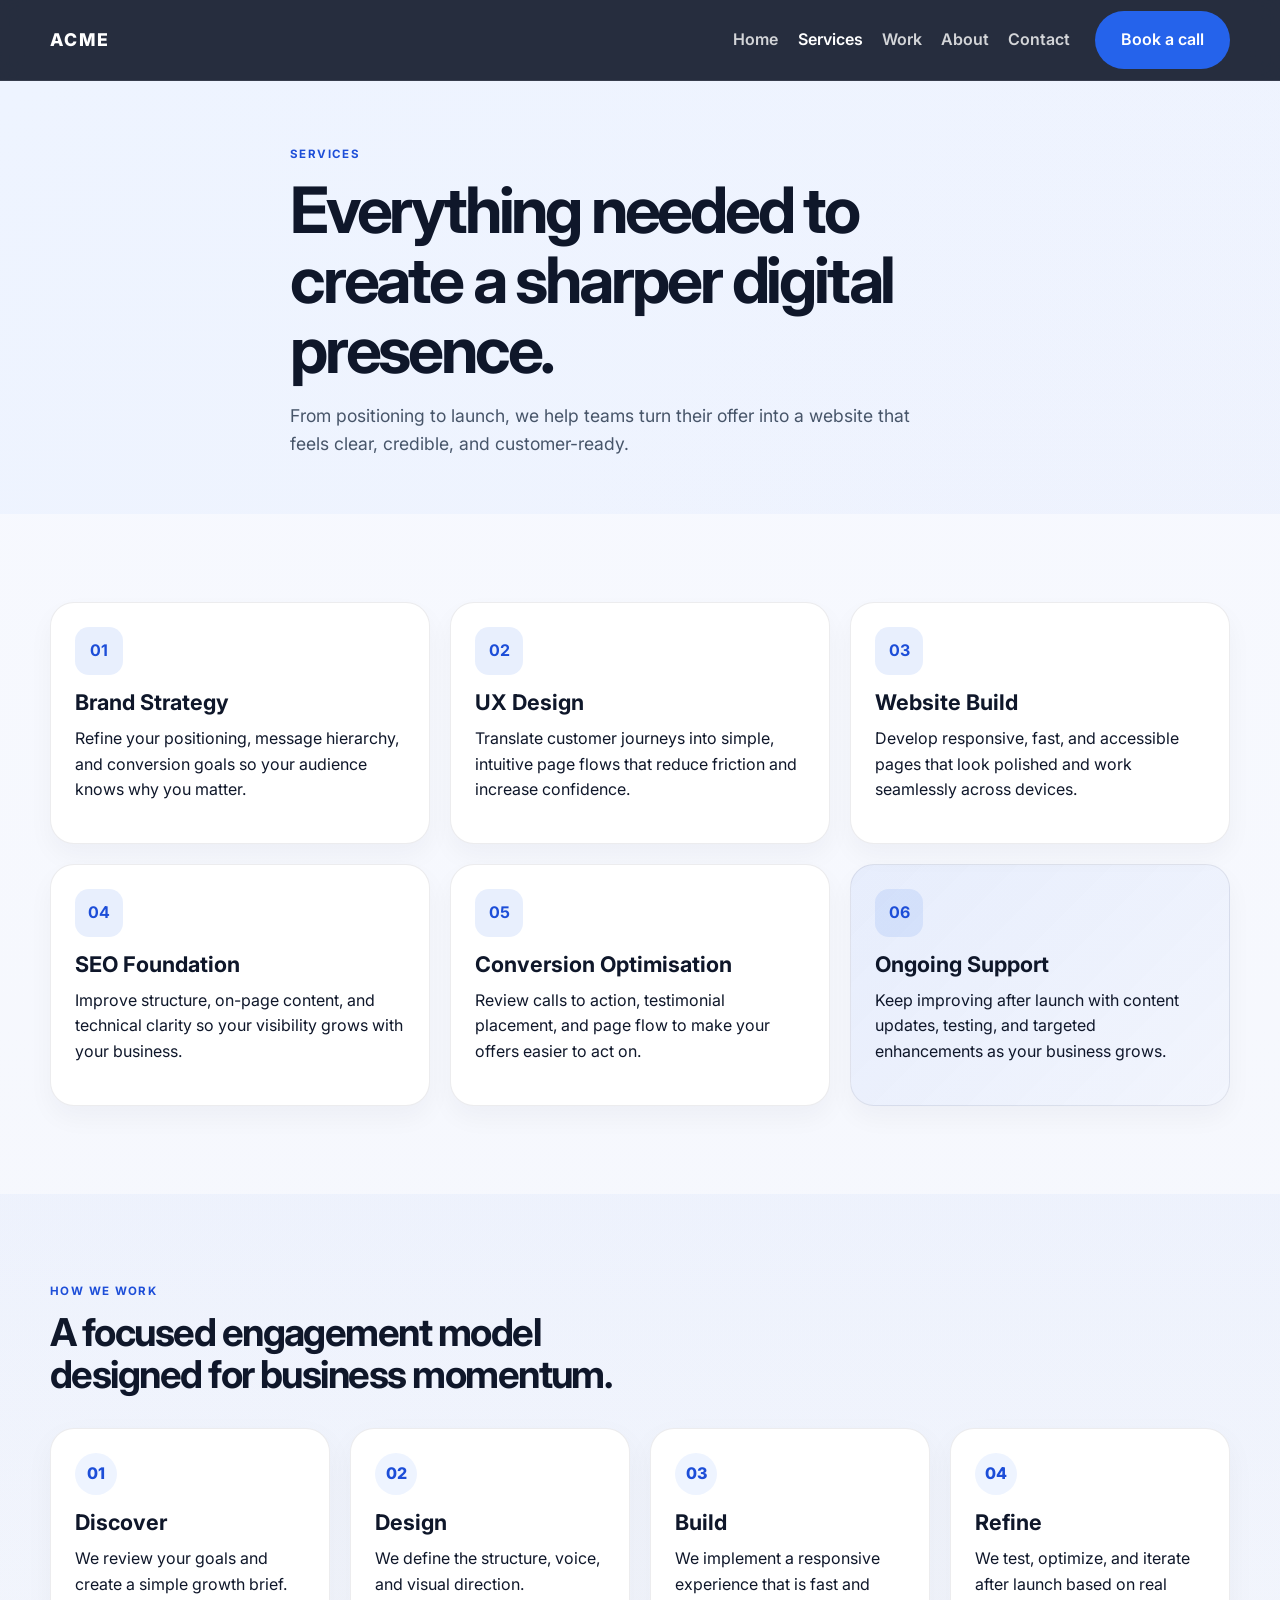
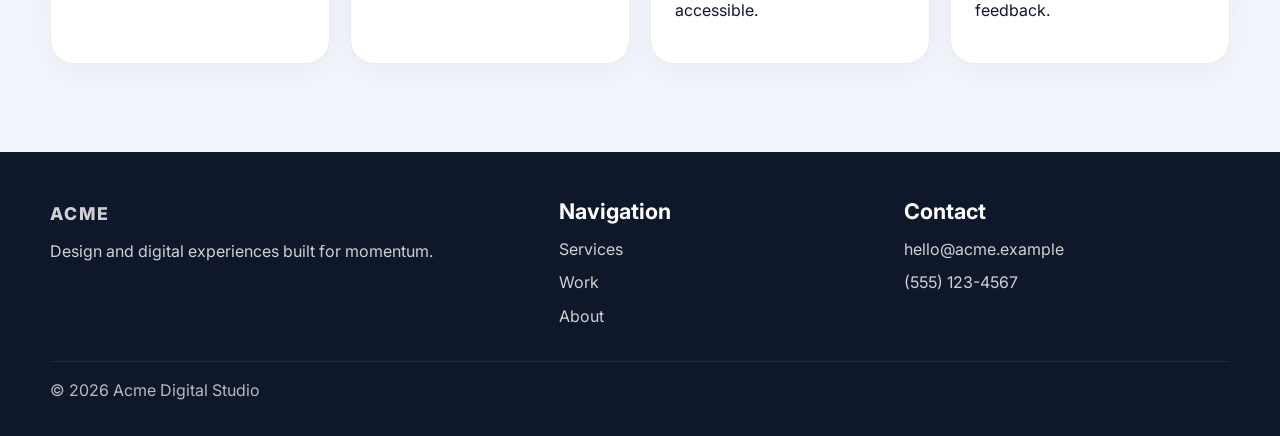
<file: safex week 2/after/services.html>
<!doctype html>
<html lang="en">
  <head>
    <meta charset="UTF-8" />
    <meta name="viewport" content="width=device-width, initial-scale=1" />
    <meta
      name="description"
      content="Explore Acme Digital Studio services for strategy, design, and growth-focused digital experiences."
    />
    <title>Services | Acme Digital Studio</title>
    <link rel="preconnect" href="https://fonts.googleapis.com" />
    <link rel="preconnect" href="https://fonts.gstatic.com" crossorigin />
    <link
      href="https://fonts.googleapis.com/css2?family=Inter:wght@400;500;600;700;800;900&display=swap"
      rel="stylesheet"
    />
    <link rel="stylesheet" href="styles.css" />
    <script src="script.js" defer></script>
  </head>
  <body>
    <a class="skip-link" href="#main-content">Skip to content</a>

    <header class="site-header">
      <div class="container nav-wrap">
        <a href="index.html" class="brand" aria-label="Acme home">Acme</a>
        <button
          class="menu-toggle"
          type="button"
          aria-expanded="false"
          aria-controls="main-nav"
          aria-label="Open navigation menu"
        >
          <span></span><span></span><span></span>
        </button>
        <nav id="main-nav" class="nav-links" aria-label="Main navigation">
          <a href="index.html">Home</a>
          <a href="services.html" class="active">Services</a>
          <a href="work.html">Work</a>
          <a href="about.html">About</a>
          <a href="contact.html">Contact</a>
          <a href="contact.html" class="button primary nav-cta">Book a call</a>
        </nav>
      </div>
    </header>

    <main id="main-content">
      <section class="page-banner">
        <div class="container page-banner-inner">
          <p class="eyebrow">Services</p>
          <h1>Everything needed to create a sharper digital presence.</h1>
          <p class="lead">
            From positioning to launch, we help teams turn their offer into a
            website that feels clear, credible, and customer-ready.
          </p>
        </div>
      </section>

      <section class="section-space">
        <div class="container card-grid three">
          <article class="info-card">
            <div class="icon-wrap">01</div>
            <h3>Brand Strategy</h3>
            <p>
              Refine your positioning, message hierarchy, and conversion goals
              so your audience knows why you matter.
            </p>
          </article>
          <article class="info-card">
            <div class="icon-wrap">02</div>
            <h3>UX Design</h3>
            <p>
              Translate customer journeys into simple, intuitive page flows that
              reduce friction and increase confidence.
            </p>
          </article>
          <article class="info-card">
            <div class="icon-wrap">03</div>
            <h3>Website Build</h3>
            <p>
              Develop responsive, fast, and accessible pages that look polished
              and work seamlessly across devices.
            </p>
          </article>
          <article class="info-card">
            <div class="icon-wrap">04</div>
            <h3>SEO Foundation</h3>
            <p>
              Improve structure, on-page content, and technical clarity so your
              visibility grows with your business.
            </p>
          </article>
          <article class="info-card">
            <div class="icon-wrap">05</div>
            <h3>Conversion Optimisation</h3>
            <p>
              Review calls to action, testimonial placement, and page flow to
              make your offers easier to act on.
            </p>
          </article>
          <article class="info-card accent-box">
            <div class="icon-wrap">06</div>
            <h3>Ongoing Support</h3>
            <p>
              Keep improving after launch with content updates, testing, and
              targeted enhancements as your business grows.
            </p>
          </article>
        </div>
      </section>

      <section class="section-space results-bg">
        <div class="container">
          <div class="section-header narrow">
            <p class="eyebrow">How we work</p>
            <h2>A focused engagement model designed for business momentum.</h2>
          </div>

          <div class="process-grid">
            <article>
              <span>01</span>
              <h3>Discover</h3>
              <p>We review your goals and create a simple growth brief.</p>
            </article>
            <article>
              <span>02</span>
              <h3>Design</h3>
              <p>We define the structure, voice, and visual direction.</p>
            </article>
            <article>
              <span>03</span>
              <h3>Build</h3>
              <p>
                We implement a responsive experience that is fast and
                accessible.
              </p>
            </article>
            <article>
              <span>04</span>
              <h3>Refine</h3>
              <p>
                We test, optimize, and iterate after launch based on real
                feedback.
              </p>
            </article>
          </div>
        </div>
      </section>
    </main>

    <footer class="site-footer">
      <div class="container footer-grid">
        <div>
          <a href="index.html" class="brand footer-brand">Acme</a>
          <p>Design and digital experiences built for momentum.</p>
        </div>
        <div>
          <h3>Navigation</h3>
          <ul>
            <li><a href="services.html">Services</a></li>
            <li><a href="work.html">Work</a></li>
            <li><a href="about.html">About</a></li>
          </ul>
        </div>
        <div>
          <h3>Contact</h3>
          <ul>
            <li><a href="mailto:hello@acme.example">hello@acme.example</a></li>
            <li><a href="tel:+15551234567">(555) 123-4567</a></li>
          </ul>
        </div>
      </div>
      <div class="container footer-bottom">
        <p>© <span id="year"></span> Acme Digital Studio</p>
      </div>
    </footer>
  </body>
</html>
</file>
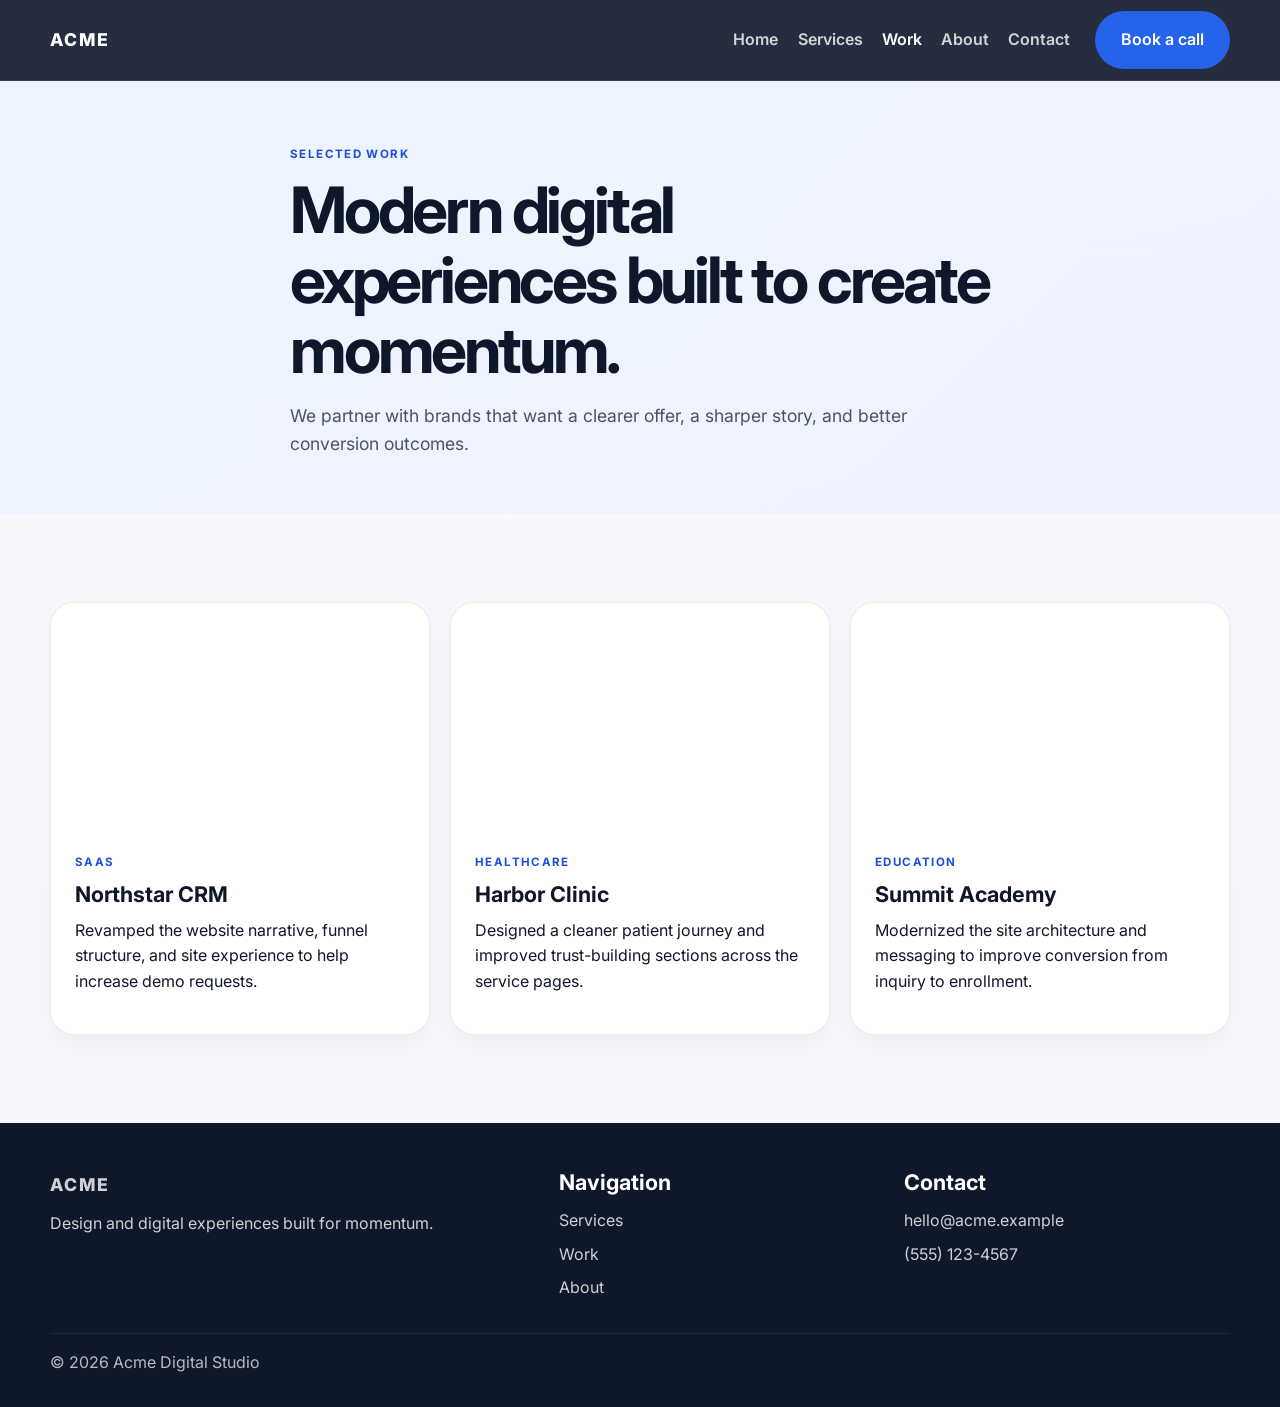
<file: safex week 2/after/work.html>
<!doctype html>
<html lang="en">
  <head>
    <meta charset="UTF-8" />
    <meta name="viewport" content="width=device-width, initial-scale=1" />
    <meta
      name="description"
      content="See examples of Acme Digital Studio work across SaaS, healthcare, education, and service brands."
    />
    <title>Work | Acme Digital Studio</title>
    <link rel="preconnect" href="https://fonts.googleapis.com" />
    <link rel="preconnect" href="https://fonts.gstatic.com" crossorigin />
    <link
      href="https://fonts.googleapis.com/css2?family=Inter:wght@400;500;600;700;800;900&display=swap"
      rel="stylesheet"
    />
    <link rel="stylesheet" href="styles.css" />
    <script src="script.js" defer></script>
  </head>
  <body>
    <a class="skip-link" href="#main-content">Skip to content</a>
    <header class="site-header">
      <div class="container nav-wrap">
        <a href="index.html" class="brand" aria-label="Acme home">Acme</a>
        <button
          class="menu-toggle"
          type="button"
          aria-expanded="false"
          aria-controls="main-nav"
          aria-label="Open navigation menu"
        >
          <span></span><span></span><span></span>
        </button>
        <nav id="main-nav" class="nav-links" aria-label="Main navigation">
          <a href="index.html">Home</a>
          <a href="services.html">Services</a>
          <a href="work.html" class="active">Work</a>
          <a href="about.html">About</a>
          <a href="contact.html">Contact</a>
          <a href="contact.html" class="button primary nav-cta">Book a call</a>
        </nav>
      </div>
    </header>

    <main id="main-content">
      <section class="page-banner">
        <div class="container page-banner-inner">
          <p class="eyebrow">Selected work</p>
          <h1>Modern digital experiences built to create momentum.</h1>
          <p class="lead">
            We partner with brands that want a clearer offer, a sharper story,
            and better conversion outcomes.
          </p>
        </div>
      </section>

      <section class="section-space">
        <div class="container card-grid three">
          <article class="portfolio-item">
            <div class="thumb" aria-hidden="true"></div>
            <p class="eyebrow">SaaS</p>
            <h3>Northstar CRM</h3>
            <p>
              Revamped the website narrative, funnel structure, and site
              experience to help increase demo requests.
            </p>
          </article>
          <article class="portfolio-item">
            <div class="thumb" aria-hidden="true"></div>
            <p class="eyebrow">Healthcare</p>
            <h3>Harbor Clinic</h3>
            <p>
              Designed a cleaner patient journey and improved trust-building
              sections across the service pages.
            </p>
          </article>
          <article class="portfolio-item">
            <div class="thumb" aria-hidden="true"></div>
            <p class="eyebrow">Education</p>
            <h3>Summit Academy</h3>
            <p>
              Modernized the site architecture and messaging to improve
              conversion from inquiry to enrollment.
            </p>
          </article>
        </div>
      </section>
    </main>

    <footer class="site-footer">
      <div class="container footer-grid">
        <div>
          <a href="index.html" class="brand footer-brand">Acme</a>
          <p>Design and digital experiences built for momentum.</p>
        </div>
        <div>
          <h3>Navigation</h3>
          <ul>
            <li><a href="services.html">Services</a></li>
            <li><a href="work.html">Work</a></li>
            <li><a href="about.html">About</a></li>
          </ul>
        </div>
        <div>
          <h3>Contact</h3>
          <ul>
            <li><a href="mailto:hello@acme.example">hello@acme.example</a></li>
            <li><a href="tel:+15551234567">(555) 123-4567</a></li>
          </ul>
        </div>
      </div>
      <div class="container footer-bottom">
        <p>© <span id="year"></span> Acme Digital Studio</p>
      </div>
    </footer>
  </body>
</html>
</file>
<file: safex week 2/after/styles.css>
:root {
  --bg: #f5f7fc;
  --surface: #ffffff;
  --surface-soft: #eef4ff;
  --surface-alt: #0f172a;
  --text: #0f172a;
  --muted: #475569;
  --primary: #2563eb;
  --primary-dark: #1d4ed8;
  --primary-soft: rgba(37, 99, 235, 0.1);
  --accent: #f59e0b;
  --success: #10b981;
  --border: rgba(15, 23, 42, 0.08);
  --shadow: 0 22px 44px rgba(15, 23, 42, 0.1);
  --max-width: 1180px;
}

* {
  box-sizing: border-box;
}

html {
  scroll-behavior: smooth;
}

body {
  margin: 0;
  font-family: "Inter", Arial, sans-serif;
  background: linear-gradient(180deg, #f7f9ff 0%, #f5f7fc 100%);
  color: var(--text);
  line-height: 1.6;
}

a {
  color: inherit;
  text-decoration: none;
}

img {
  display: block;
  max-width: 100%;
  height: auto;
}

button,
input,
textarea {
  font: inherit;
}

p {
  margin: 0 0 1rem;
}

ul {
  padding-left: 1.2rem;
}

.container {
  width: min(var(--max-width), calc(100% - 2rem));
  margin: 0 auto;
}

.section-space {
  padding: 5.5rem 0;
}

.eyebrow {
  margin: 0 0 0.7rem;
  color: var(--primary-dark);
  text-transform: uppercase;
  letter-spacing: 0.12em;
  font-size: 0.72rem;
  font-weight: 700;
}

.eyebrow.light {
  color: rgba(255, 255, 255, 0.8);
}

h1,
h2,
h3 {
  margin-top: 0;
  line-height: 1.1;
}

h1 {
  font-size: clamp(2.7rem, 5vw, 5rem);
  letter-spacing: -0.05em;
  margin-bottom: 1rem;
}

h2 {
  font-size: clamp(2rem, 3vw, 3rem);
  letter-spacing: -0.04em;
}

h3 {
  font-size: 1.35rem;
  margin-bottom: 0.75rem;
}

.lead {
  font-size: 1.1rem;
  color: var(--muted);
  max-width: 620px;
}

.skip-link {
  position: absolute;
  left: -9999px;
  top: 0;
  padding: 0.85rem 1rem;
  background: var(--surface);
  z-index: 50;
}

.skip-link:focus {
  left: 1rem;
  top: 1rem;
}

.site-header {
  position: sticky;
  top: 0;
  z-index: 40;
  background: rgba(15, 23, 42, 0.9);
  backdrop-filter: blur(12px);
  border-bottom: 1px solid rgba(255, 255, 255, 0.08);
}

.nav-wrap {
  display: flex;
  align-items: center;
  justify-content: space-between;
  min-height: 80px;
  gap: 1rem;
}

.brand {
  color: #fff;
  font-weight: 800;
  letter-spacing: 0.12em;
  text-transform: uppercase;
  font-size: 1.1rem;
}

.nav-links {
  display: flex;
  align-items: center;
  gap: 1.2rem;
  flex-wrap: wrap;
}

.nav-links a {
  color: rgba(255, 255, 255, 0.8);
  font-weight: 600;
  transition: color 0.2s ease;
}

.nav-links a:hover,
.nav-links a:focus-visible,
.nav-links a.active {
  color: #fff;
}

.button {
  display: inline-flex;
  align-items: center;
  justify-content: center;
  border-radius: 999px;
  padding: 0.9rem 1.5rem;
  font-weight: 700;
  border: 2px solid transparent;
  transition:
    transform 0.2s ease,
    box-shadow 0.2s ease,
    background 0.2s ease;
}

.button:hover,
.button:focus-visible {
  transform: translateY(-1px);
  box-shadow: 0 12px 18px rgba(37, 99, 235, 0.15);
}

.button.primary {
  background: var(--primary);
  color: #fff;
}

.button.primary:hover,
.button.primary:focus-visible {
  background: var(--primary-dark);
}

.button.secondary {
  background: rgba(148, 163, 184, 0.1);
  border-color: rgba(15, 23, 42, 0.08);
  color: var(--text);
}

.nav-cta {
  margin-left: 0.35rem;
}

.menu-toggle {
  display: none;
  width: 48px;
  height: 48px;
  background: rgba(255, 255, 255, 0.08);
  border: 1px solid rgba(255, 255, 255, 0.12);
  border-radius: 12px;
  align-items: center;
  justify-content: center;
  flex-direction: column;
  gap: 5px;
  cursor: pointer;
}

.menu-toggle span {
  display: block;
  width: 22px;
  height: 2px;
  background: white;
}

.hero {
  padding-top: 4rem;
}

.hero-grid {
  display: grid;
  grid-template-columns: 1.05fr 0.95fr;
  gap: 2.5rem;
  align-items: center;
}

.proof-list {
  display: flex;
  flex-wrap: wrap;
  gap: 1rem 1.5rem;
  margin: 2rem 0 0;
  padding: 0;
  list-style: none;
  color: var(--muted);
  font-weight: 600;
}

.proof-list li::before {
  content: "✓";
  color: var(--success);
  margin-right: 0.5rem;
}

.hero-visual {
  position: relative;
  background: linear-gradient(135deg, #dbeafe 0%, #eff6ff 60%, #ffffff 100%);
  border: 1px solid rgba(37, 99, 235, 0.08);
  border-radius: 28px;
  min-height: 480px;
  box-shadow: var(--shadow);
  display: flex;
  align-items: center;
  justify-content: center;
  overflow: hidden;
}

.hero-visual img {
  width: min(100%, 620px);
  padding: 1rem;
}

.floating-card {
  position: absolute;
  background: rgba(255, 255, 255, 0.9);
  border: 1px solid rgba(15, 23, 42, 0.06);
  border-radius: 18px;
  padding: 1rem;
  box-shadow: 0 16px 30px rgba(15, 23, 42, 0.08);
  backdrop-filter: blur(10px);
}

.card-a {
  top: 1.4rem;
  left: 1.4rem;
}

.card-b {
  right: 1.5rem;
  bottom: 1.5rem;
}

.mini-label {
  display: block;
  color: var(--muted);
  font-size: 0.72rem;
  text-transform: uppercase;
  letter-spacing: 0.08em;
  margin-bottom: 0.45rem;
}

.floating-card strong {
  display: block;
  font-size: 1.8rem;
}

.floating-card small {
  color: var(--muted);
}

.sparkline {
  display: flex;
  align-items: flex-end;
  gap: 0.3rem;
  height: 48px;
  width: 120px;
  padding-top: 0.3rem;
}

.sparkline span {
  display: block;
  width: 12px;
  border-radius: 999px 999px 0 0;
  background: linear-gradient(180deg, #93c5fd, #2563eb);
}

.sparkline span:nth-child(1) {
  height: 18%;
}
.sparkline span:nth-child(2) {
  height: 32%;
}
.sparkline span:nth-child(3) {
  height: 45%;
}
.sparkline span:nth-child(4) {
  height: 58%;
}
.sparkline span:nth-child(5) {
  height: 75%;
}
.sparkline span:nth-child(6) {
  height: 100%;
}

.trust-band {
  background: #fff;
  border-top: 1px solid var(--border);
  border-bottom: 1px solid var(--border);
  padding: 1rem 0;
}

.trust-grid {
  display: flex;
  align-items: center;
  justify-content: space-between;
  gap: 1rem;
  color: var(--muted);
  font-weight: 600;
}

.brand-row {
  display: flex;
  gap: 2rem;
  flex-wrap: wrap;
  justify-content: center;
  color: rgba(15, 23, 42, 0.6);
  letter-spacing: 0.08em;
  text-transform: uppercase;
  font-size: 0.78rem;
}

.section-header {
  max-width: 700px;
  margin-bottom: 2rem;
}

.section-header.narrow {
  max-width: 620px;
}

.split-header {
  display: flex;
  justify-content: space-between;
  gap: 1rem;
  align-items: end;
  max-width: none;
}

.text-link {
  color: var(--primary);
  font-weight: 700;
}

.services-grid,
.process-grid,
.stats-grid,
.pricing-grid,
.footer-grid {
  display: grid;
  gap: 1.25rem;
}

.services-grid {
  grid-template-columns: repeat(4, minmax(0, 1fr));
}

.feature-card,
.stat-box,
.process-grid article,
.price-card,
.faq-item,
.work-card {
  background: var(--surface);
  border: 1px solid var(--border);
  border-radius: 24px;
  box-shadow: 0 10px 30px rgba(15, 23, 42, 0.04);
}

.feature-card {
  padding: 1.5rem;
}

.icon-wrap {
  display: inline-flex;
  align-items: center;
  justify-content: center;
  width: 48px;
  height: 48px;
  background: var(--primary-soft);
  color: var(--primary-dark);
  border-radius: 14px;
  font-weight: 700;
  margin-bottom: 1rem;
}

.results-bg {
  background: linear-gradient(
    180deg,
    rgba(37, 99, 235, 0.04),
    rgba(37, 99, 235, 0.01)
  );
}

.stats-grid {
  grid-template-columns: repeat(3, minmax(0, 1fr));
}

.stat-box {
  padding: 2rem 1.5rem;
  text-align: center;
}

.stat-box strong {
  display: block;
  font-size: clamp(2rem, 3vw, 3rem);
  letter-spacing: -0.04em;
  margin-bottom: 0.5rem;
}

.stat-box span {
  color: var(--muted);
}

.process-grid {
  grid-template-columns: repeat(4, minmax(0, 1fr));
}

.process-grid article {
  padding: 1.5rem;
}

.process-grid span {
  display: inline-flex;
  width: 42px;
  height: 42px;
  background: var(--surface-soft);
  border-radius: 50%;
  align-items: center;
  justify-content: center;
  font-weight: 800;
  color: var(--primary-dark);
  margin-bottom: 1rem;
}

.work-showcase {
  background: rgba(17, 24, 39, 0.02);
}

.work-grid {
  display: grid;
  grid-template-columns: 1.5fr 1fr 1fr;
  gap: 1.25rem;
}

.work-card {
  min-height: 260px;
  display: flex;
  align-items: end;
  background-size: cover;
  background-position: center;
  overflow: hidden;
  position: relative;
}

.work-card.large {
  background:
    linear-gradient(135deg, rgba(15, 23, 42, 0.15), rgba(15, 23, 42, 0.55)),
    url("https://images.unsplash.com/photo-1460925895917-afdab827c52f?auto=format&fit=crop&w=1200&q=80");
}

.work-card.medium {
  background:
    linear-gradient(135deg, rgba(37, 99, 235, 0.18), rgba(15, 23, 42, 0.62)),
    url("https://images.unsplash.com/photo-1522202176988-66273c2fd55f?auto=format&fit=crop&w=1000&q=80");
}

.work-card.medium.alt {
  background:
    linear-gradient(135deg, rgba(245, 158, 11, 0.12), rgba(15, 23, 42, 0.65)),
    url("https://images.unsplash.com/photo-1516321318423-f06f85e504b3?auto=format&fit=crop&w=1000&q=80");
}

.work-content {
  width: 100%;
  color: #fff;
  padding: 1.5rem;
  background: linear-gradient(180deg, transparent, rgba(15, 23, 42, 0.7));
}

.work-content .tag {
  display: inline-block;
  background: rgba(255, 255, 255, 0.2);
  border-radius: 999px;
  padding: 0.35rem 0.75rem;
  letter-spacing: 0.08em;
  text-transform: uppercase;
  font-size: 0.65rem;
  margin-bottom: 0.75rem;
}

.work-content strong {
  display: block;
  margin-top: 0.75rem;
}

.testimonials {
  background: rgba(255, 255, 255, 0.7);
}

.testimonial-slider {
  position: relative;
}

.testimonial-slide {
  display: none;
  background: var(--surface);
  border: 1px solid var(--border);
  border-radius: 28px;
  padding: 2rem;
  box-shadow: 0 16px 30px rgba(15, 23, 42, 0.04);
}

.testimonial-slide.active {
  display: block;
}

.testimonial-slide blockquote {
  font-size: clamp(1.2rem, 2vw, 1.75rem);
  line-height: 1.5;
  margin: 0 0 1.2rem;
  color: var(--text);
}

.person {
  display: flex;
  flex-direction: column;
  gap: 0.2rem;
}

.person span {
  color: var(--muted);
}

.slider-dots {
  display: flex;
  justify-content: center;
  gap: 0.6rem;
  margin-top: 1rem;
}

.dot {
  width: 12px;
  height: 12px;
  border: none;
  border-radius: 50%;
  background: rgba(37, 99, 235, 0.25);
  cursor: pointer;
}

.dot.active {
  background: var(--primary);
}

.pricing-grid {
  grid-template-columns: repeat(3, minmax(0, 1fr));
}

.price-card {
  padding: 2rem 1.5rem;
  display: flex;
  flex-direction: column;
  gap: 1rem;
}

.price-card.featured {
  border-color: rgba(37, 99, 235, 0.3);
  background: linear-gradient(
    180deg,
    rgba(37, 99, 235, 0.05),
    rgba(255, 255, 255, 1)
  );
  transform: translateY(-8px);
}

.plan {
  color: var(--muted);
  font-weight: 700;
  text-transform: uppercase;
  letter-spacing: 0.08em;
  font-size: 0.7rem;
}

.price-card h3 {
  font-size: clamp(2.1rem, 3vw, 2.8rem);
  margin-bottom: 0;
}

.price-card ul {
  margin: 0;
  padding-left: 1.1rem;
  color: var(--muted);
}

.faq-wrap {
  display: grid;
  grid-template-columns: 0.8fr 1.2fr;
  gap: 1.5rem;
  align-items: start;
}

.faq-list {
  display: flex;
  flex-direction: column;
  gap: 0.8rem;
}

.faq-item {
  overflow: hidden;
}

.faq-question {
  width: 100%;
  border: 0;
  background: transparent;
  text-align: left;
  padding: 1.2rem 1.3rem;
  font-weight: 700;
  color: var(--text);
  display: flex;
  justify-content: space-between;
  align-items: center;
  cursor: pointer;
}

.faq-question::after {
  content: "+";
  font-size: 1.35rem;
  color: var(--primary);
}

.faq-item.open .faq-question::after {
  content: "−";
}

.faq-answer {
  display: none;
  padding: 0 1.3rem 1.2rem;
  color: var(--muted);
}

.faq-item.open .faq-answer {
  display: block;
}

.cta-banner {
  padding-top: 0;
}

.cta-box {
  display: flex;
  align-items: center;
  justify-content: space-between;
  gap: 1.5rem;
  background: linear-gradient(135deg, #0f172a, #172554);
  color: #fff;
  border-radius: 30px;
  padding: 2rem 2.3rem;
  box-shadow: var(--shadow);
}

.light-button {
  background: #fff;
  color: var(--text);
}

.site-footer {
  background: #0f172a;
  color: rgba(255, 255, 255, 0.8);
  padding-top: 3rem;
}

.footer-grid {
  grid-template-columns: 1.5fr 1fr 1fr;
  padding-bottom: 2rem;
}

.footer-brand {
  display: inline-block;
  margin-bottom: 0.7rem;
}

.site-footer h3 {
  color: #fff;
  margin-bottom: 0.8rem;
}

.site-footer ul {
  list-style: none;
  margin: 0;
  padding: 0;
}

.site-footer li + li {
  margin-top: 0.5rem;
}

.site-footer a {
  color: rgba(255, 255, 255, 0.8);
}

.footer-bottom {
  border-top: 1px solid rgba(255, 255, 255, 0.08);
  padding: 1rem 0;
  color: rgba(255, 255, 255, 0.7);
}

.page-banner {
  background: linear-gradient(
    135deg,
    var(--surface-soft),
    rgba(37, 99, 235, 0.04)
  );
  padding: 4rem 0 2.5rem;
}

.page-banner-inner {
  max-width: 700px;
}

.card-grid {
  display: grid;
  gap: 1.25rem;
}

.card-grid.three {
  grid-template-columns: repeat(3, minmax(0, 1fr));
}

.card-grid.two {
  grid-template-columns: repeat(2, minmax(0, 1fr));
}

.info-card,
.team-card,
.portfolio-item,
.contact-card {
  background: var(--surface);
  border: 1px solid var(--border);
  border-radius: 24px;
  box-shadow: 0 12px 26px rgba(15, 23, 42, 0.04);
  padding: 1.5rem;
}

.info-card h3,
.contact-card h3,
.portfolio-item h3,
.team-card h3 {
  margin-bottom: 0.7rem;
}

.accent-box {
  background: linear-gradient(
    135deg,
    rgba(37, 99, 235, 0.07),
    rgba(37, 99, 235, 0.02)
  );
}

.team-card {
  text-align: center;
}

.avatar {
  width: 74px;
  height: 74px;
  margin: 0 auto 1rem;
  border-radius: 50%;
  background: linear-gradient(135deg, #dbeafe, #bfdbfe);
  display: grid;
  place-items: center;
  font-weight: 800;
  color: var(--primary-dark);
}

.portfolio-item {
  overflow: hidden;
}

.portfolio-item .thumb {
  height: 210px;
  border-radius: 18px;
  margin-bottom: 1rem;
  background-size: cover;
  background-position: center;
}

.portfolio-item:nth-child(1) .thumb {
  background-image: url("https://images.unsplash.com/photo-1497366754035-f200968a6e72?auto=format&fit=crop&w=900&q=80");
}

.portfolio-item:nth-child(2) .thumb {
  background-image: url("https://images.unsplash.com/photo-1552664730-d307ca884978?auto=format&fit=crop&w=900&q=80");
}

.portfolio-item:nth-child(3) .thumb {
  background-image: url("https://images.unsplash.com/photo-1522202176988-66273c2fd55f?auto=format&fit=crop&w=900&q=80");
}

.contact-layout {
  display: grid;
  grid-template-columns: 0.9fr 1.1fr;
  gap: 1.5rem;
}

.contact-card form {
  display: grid;
  gap: 0.8rem;
}

.contact-card label {
  display: block;
  color: var(--text);
  font-weight: 600;
}

.contact-card input,
.contact-card textarea {
  width: 100%;
  border: 1px solid var(--border);
  border-radius: 14px;
  padding: 0.9rem 1rem;
  background: rgba(15, 23, 42, 0.01);
}

.contact-card button {
  border: none;
  cursor: pointer;
}

.toast {
  position: fixed;
  right: 1.25rem;
  bottom: 1.25rem;
  background: #0f172a;
  color: #fff;
  padding: 0.9rem 1.1rem;
  border-radius: 12px;
  box-shadow: var(--shadow);
  opacity: 0;
  transform: translateY(12px);
  pointer-events: none;
  transition:
    opacity 0.2s ease,
    transform 0.2s ease;
}

.toast.show {
  opacity: 1;
  transform: translateY(0);
}

@media (max-width: 980px) {
  .services-grid,
  .process-grid,
  .pricing-grid,
  .card-grid.three,
  .card-grid.two,
  .work-grid,
  .contact-layout,
  .faq-wrap,
  .hero-grid,
  .footer-grid {
    grid-template-columns: 1fr 1fr;
  }

  .services-grid {
    grid-template-columns: repeat(2, minmax(0, 1fr));
  }

  .process-grid {
    grid-template-columns: repeat(2, minmax(0, 1fr));
  }

  .work-grid {
    grid-template-columns: 1fr;
  }

  .faq-wrap,
  .contact-layout,
  .hero-grid {
    grid-template-columns: 1fr;
  }
}

@media (max-width: 760px) {
  .section-space {
    padding: 4rem 0;
  }

  .menu-toggle {
    display: inline-flex;
  }

  .nav-links {
    position: absolute;
    left: 1rem;
    right: 1rem;
    top: calc(100% + 0.75rem);
    display: none;
    flex-direction: column;
    align-items: flex-start;
    background: rgba(15, 23, 42, 0.98);
    border: 1px solid rgba(255, 255, 255, 0.08);
    border-radius: 18px;
    padding: 1rem;
    box-shadow: var(--shadow);
  }

  .nav-links.open {
    display: flex;
  }

  .nav-wrap {
    position: relative;
  }

  .services-grid,
  .stats-grid,
  .pricing-grid,
  .card-grid.three,
  .card-grid.two,
  .footer-grid {
    grid-template-columns: 1fr;
  }

  .cta-box,
  .split-header,
  .trust-grid {
    flex-direction: column;
    align-items: flex-start;
  }

  .hero-visual {
    min-height: 360px;
  }

  .button,
  .nav-cta {
    width: 100%;
  }
}

@media (prefers-reduced-motion: reduce) {
  html {
    scroll-behavior: auto;
  }

  *,
  *::before,
  *::after {
    animation-duration: 0.01ms !important;
    animation-iteration-count: 1 !important;
    transition-duration: 0.01ms !important;
  }
}
</file>
